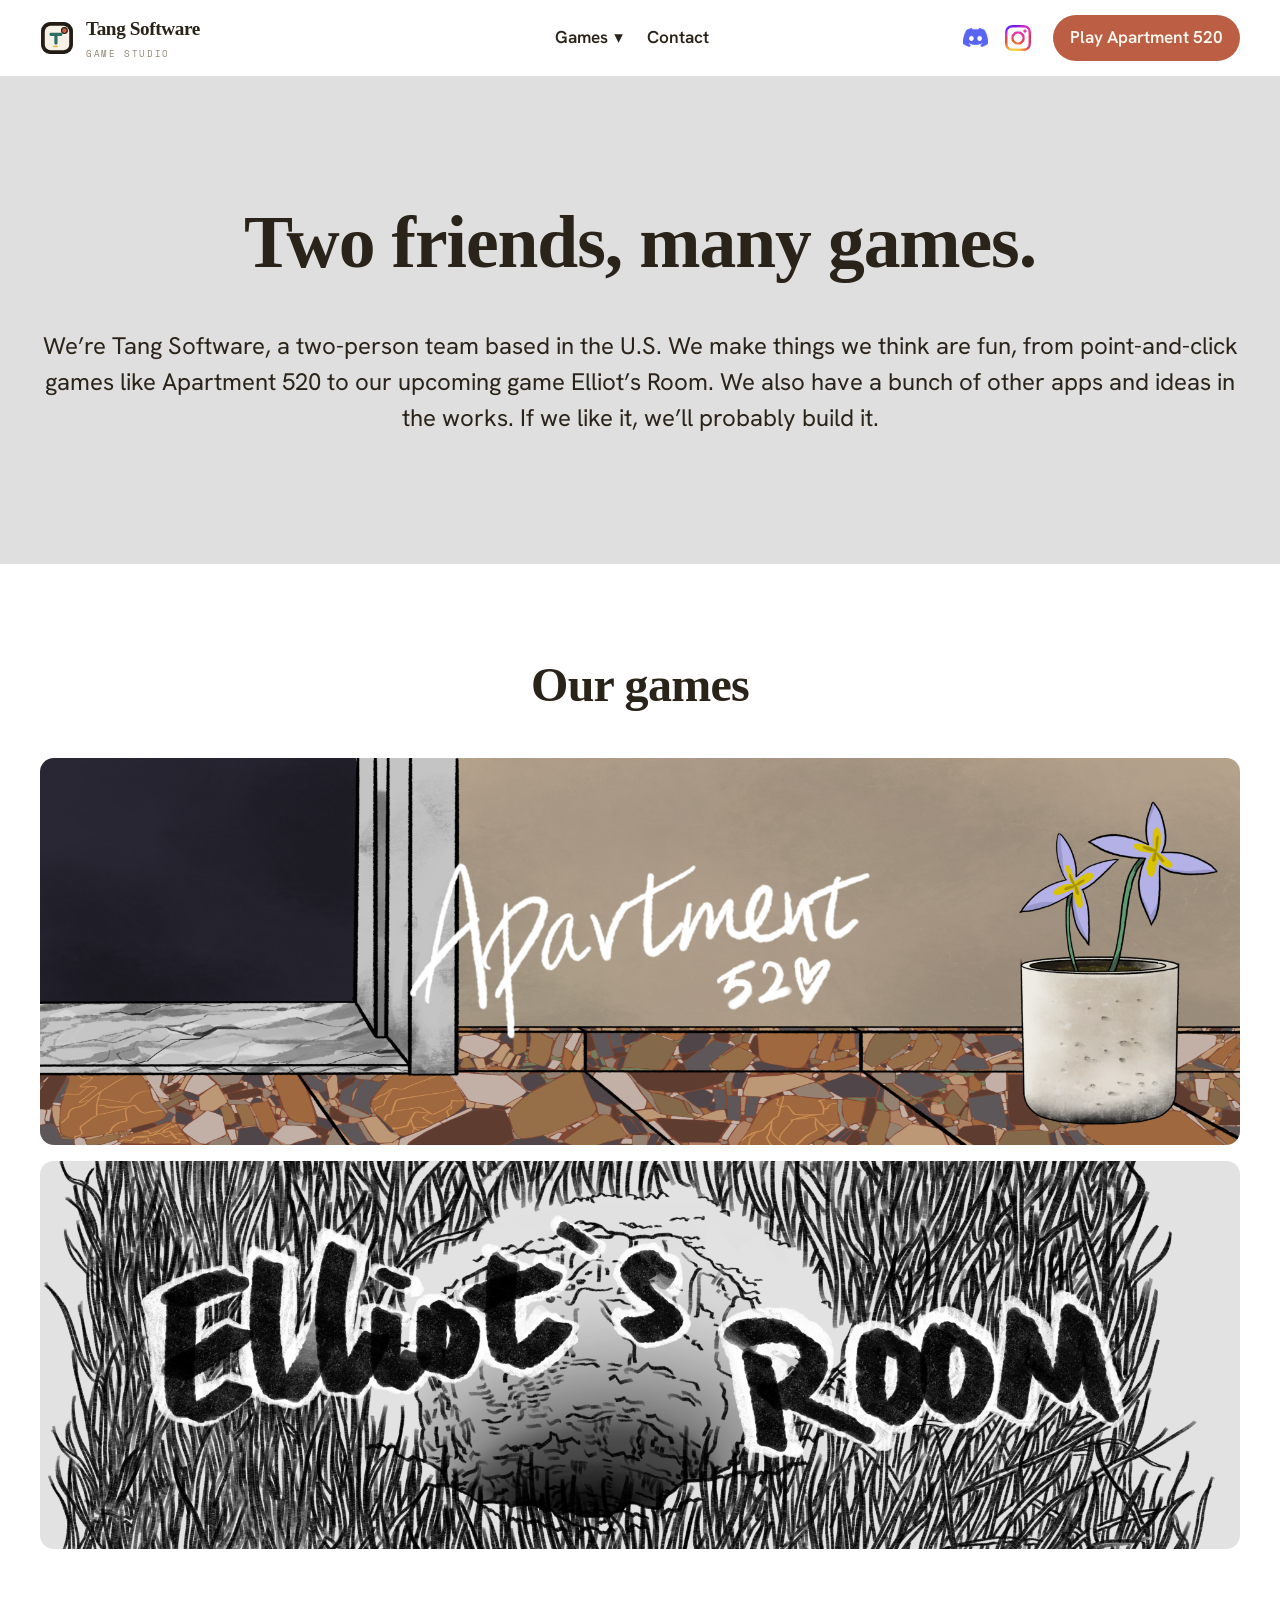
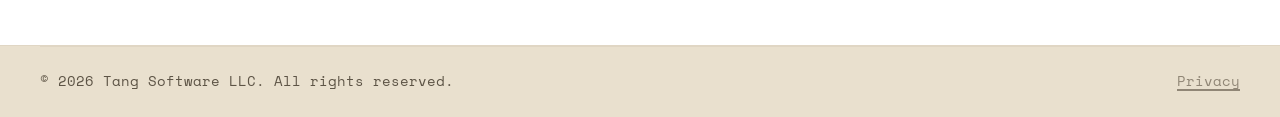
<file: index.html>
<!DOCTYPE html>
<html lang="en">
<head>
  <meta charset="UTF-8" />
  <meta name="viewport" content="width=device-width, initial-scale=1" />
  <title>Tang Software LLC</title>
  <meta name="description" content="Tang Software LLC is an independent game studio. We make small, beautifully crafted mobile games — including Bubble Merge - Classic and the upcoming Apartment 520." />
  <link rel="canonical" href="https://www.tangsoftware.com/" />
  <link rel="icon" href="assets/favicon.svg" type="image/svg+xml" />
  <link rel="apple-touch-icon" href="assets/favicon.svg" />
  <meta name="theme-color" content="#f6f1e6" />

  <!-- Open Graph / social -->
  <meta property="og:type" content="website" />
  <meta property="og:site_name" content="Tang Software LLC" />
  <meta property="og:title" content="Tang Software LLC — Independent Game Studio" />
  <meta property="og:description" content="We make small, beautifully crafted mobile games. Meet Bubble Merge - Classic and the upcoming Apartment 520." />
  <meta property="og:image" content="assets/og-image.svg" />
  <meta property="og:url" content="https://www.tangsoftware.com/" />
  <meta name="twitter:card" content="summary_large_image" />

  <!-- Fonts -->
  <link rel="preconnect" href="https://fonts.googleapis.com" />
  <link rel="preconnect" href="https://fonts.gstatic.com" crossorigin />
  <link href="https://fonts.googleapis.com/css2?family=Fraunces:ital,opsz,wght@0,9..144,400..700;1,9..144,400..600&family=Hanken+Grotesk:wght@400;500;600;700;800&family=Space+Mono:wght@400;700&display=swap" rel="stylesheet" />

  <link rel="stylesheet" href="css/tokens.css" />
  <link rel="stylesheet" href="css/styles.css" />

  <!-- Structured data: Organization -->
  <script type="application/ld+json">
  {
    "@context": "https://schema.org",
    "@type": "Organization",
    "name": "Tang Software LLC",
    "url": "https://www.tangsoftware.com/",
    "logo": "https://www.tangsoftware.com/assets/logo.svg",
    "email": "support@tangsoftware.net",
    "description": "Independent game studio making small, beautifully crafted mobile games.",
    "makesOffer": [
      { "@type": "Offer", "itemOffered": { "@type": "SoftwareApplication", "name": "Bubble Merge - Classic", "applicationCategory": "GameApplication", "operatingSystem": "iOS" } },
      { "@type": "Offer", "itemOffered": { "@type": "SoftwareApplication", "name": "Apartment 520", "applicationCategory": "GameApplication", "operatingSystem": "iOS" } }
    ]
  }
  </script>
</head>
<body>
  <!-- ============ HEADER ============ -->
  <header class="site-header">
    <div class="wrap nav">
      <div class="nav-left">
        <a class="brand" href="index.html" aria-label="Tang Software LLC — home">
          <img class="brand-mark" src="assets/logo.svg" alt="" width="34" height="34" />
          <span>Tang Software<small>Game Studio</small></span>
        </a>
      </div>
      <div class="nav-center">
        <nav class="nav-panel" id="nav-panel" aria-label="Primary">
          <ul class="nav-menu">
            <li class="nav-dropdown">
              <button class="nav-dropdown-toggle" type="button" aria-expanded="false" aria-haspopup="true">
                Games <span aria-hidden="true">▾</span>
              </button>
              <ul class="nav-dropdown-menu">
                <li><a href="apartment-520.html">Apartment 520</a></li>
                <li><a href="elliots-room.html">Elliot's room</a></li>
              </ul>
            </li>
            <li><a href="contact.html">Contact</a></li>
            <li class="nav-mobile-socials">
              <a class="nav-mobile-social-link" href="https://discord.gg/z9fdbbHuCH" target="_blank" rel="noopener noreferrer" aria-label="Discord">
                <img src="assets/social/Discord-Symbol-Blurple.png" alt="Discord" width="20" height="20" />
              </a>
              <a class="nav-mobile-social-link" href="https://www.instagram.com/project.bluet" target="_blank" rel="noopener noreferrer" aria-label="Instagram">
                <img src="assets/social/Instagram_Glyph_Gradient.png" alt="Instagram" width="20" height="20" />
              </a>
            </li>
            <li><a class="nav-cta" href="apartment-520.html">Play Apartment 520</a></li>
          </ul>
        </nav>
      </div>
      <div class="nav-right">
        <div class="nav-socials" aria-label="Social media">
          <a class="nav-social-link" href="https://discord.gg/z9fdbbHuCH" target="_blank" rel="noopener noreferrer" aria-label="Discord">
            <img src="assets/social/Discord-Symbol-Blurple.png" alt="Discord" width="20" height="20" />
          </a>
          <a class="nav-social-link" href="https://www.instagram.com/project.bluet" target="_blank" rel="noopener noreferrer" aria-label="Instagram">
            <img src="assets/social/Instagram_Glyph_Gradient.png" alt="Instagram" width="20" height="20" />
          </a>
        </div>
        <a class="nav-cta" href="apartment-520.html">Play Apartment 520</a>
      </div>
      <button class="nav-toggle" aria-expanded="false" aria-controls="nav-panel" aria-label="Toggle navigation menu">
        <span></span><span></span><span></span>
      </button>
    </div>
  </header>

  <main id="main">

    <!-- ============ HERO ============ -->
    <section class="hero home-hero">
      <div class="wrap hero-grid">
        <div class="stack reveal">
          <h1>Two friends, many games.</h1>
          <p class="lede">We’re Tang Software, a two-person team based in the U.S. We make things we think are fun, from point-and-click games like Apartment 520 to our upcoming game Elliot’s Room. We also have a bunch of other apps and ideas in the works. If we like it, we’ll probably build it.</p>
        </div>
      </div>
    </section>

    <!-- ============ GAMES LIST ============ -->
    <section class="home-games">
      <div class="wrap stack">
        <div class="center">
          <h2>Our games</h2>
        </div>
        <div class="stack game-list">
          <a class="game-link" href="apartment-520.html">
            <img class="float float--slow game-hero-img" src="assets/apartment520/home-hero.png" alt="Apartment 520 game."/>
          </a>
          <a class="game-link" href="elliots-room.html">
            <img class="float float--slow game-hero-img" src="assets/elliots-room/home-hero-2.png" alt="Elliot's room."/>
          </a>
        </div>
      </div>
    </section>
  </main>

  <!-- ============ FOOTER ============ -->
  <footer class="site-footer">
    <div class="wrap">
      <div class="footer-bar">
        <p>© 2026 Tang Software LLC. All rights reserved.</p>
        <a href="privacy.html">Privacy</a>
      </div>
    </div>
  </footer>

  <script src="js/main.js"></script>
</body>
</html>
</file>
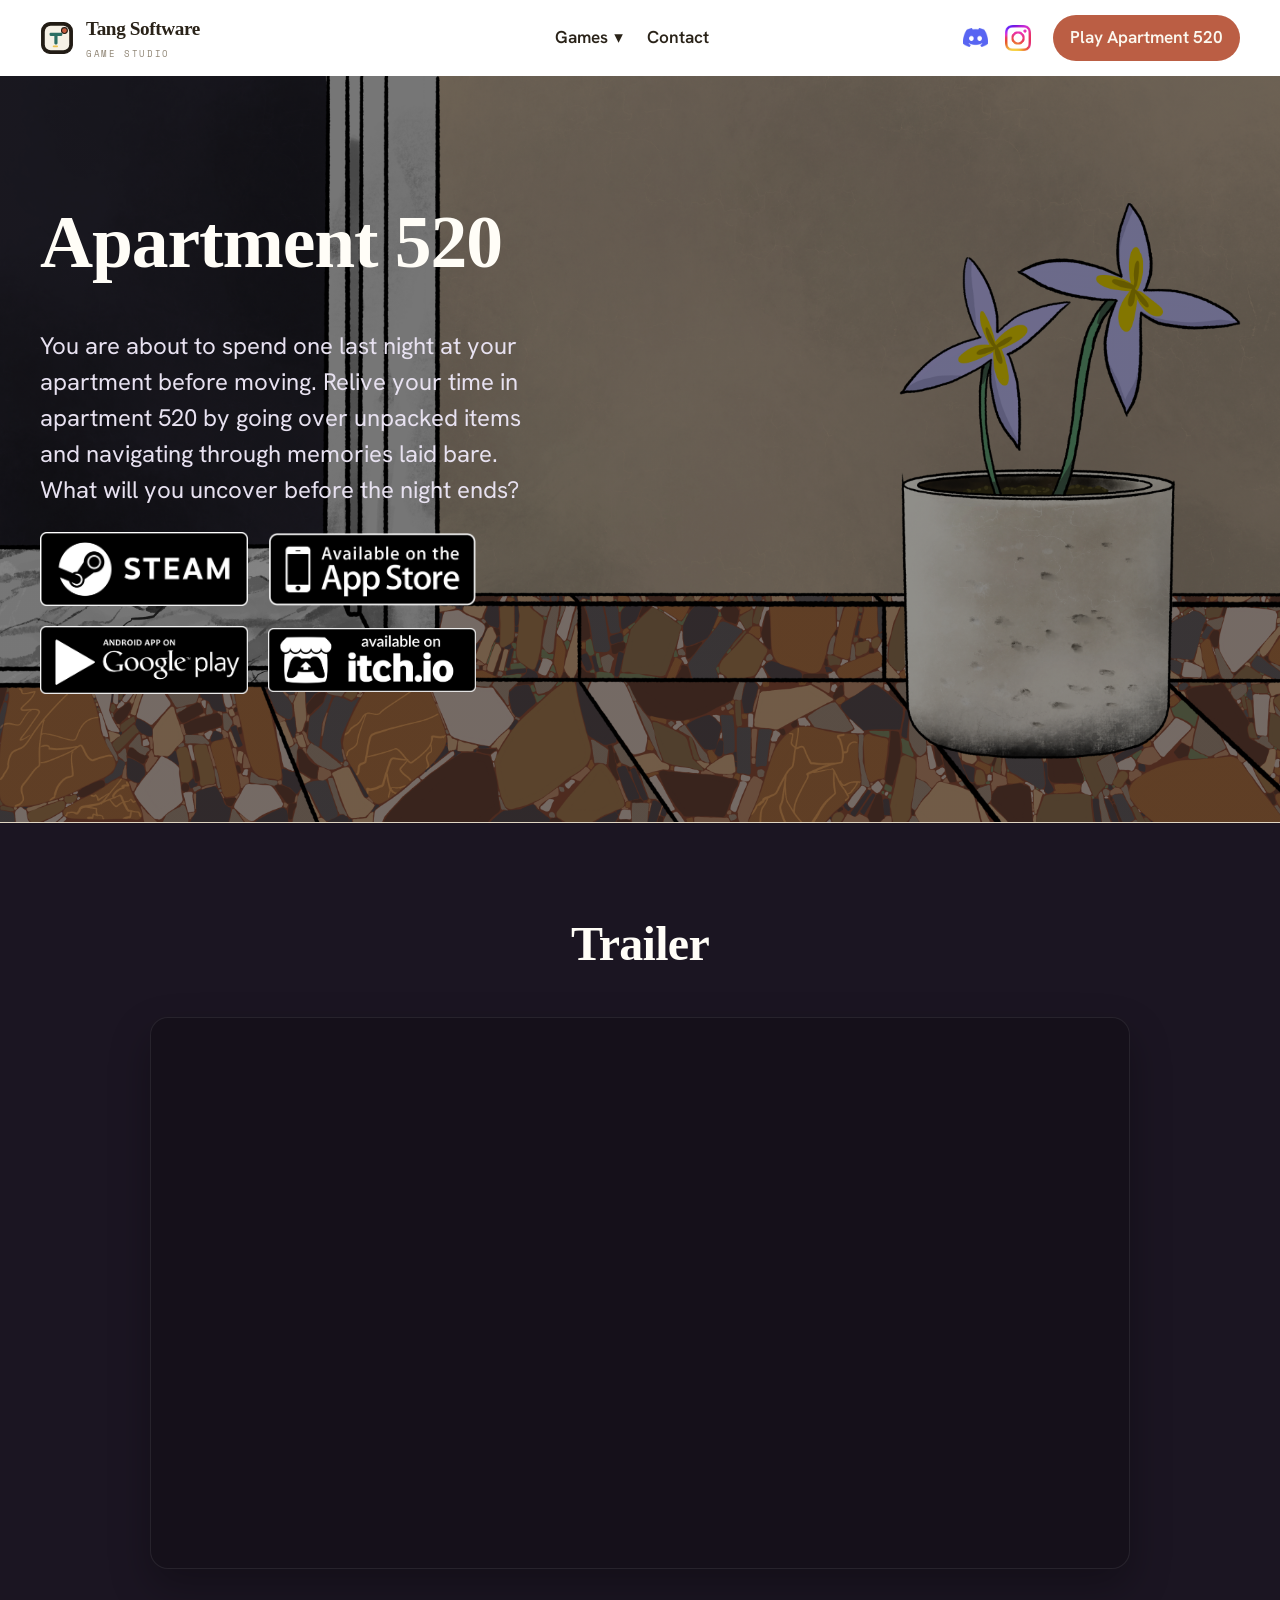
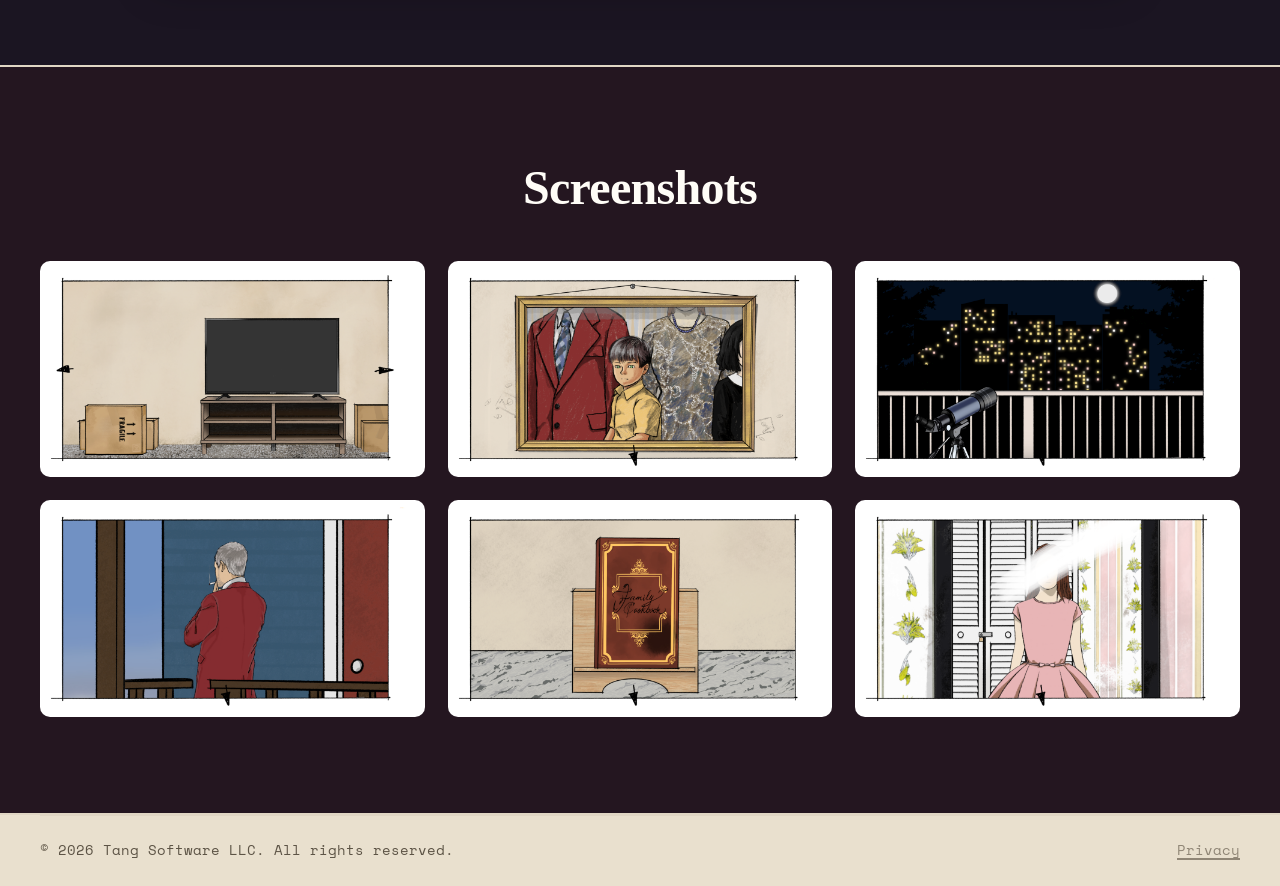
<file: apartment-520.html>
<!DOCTYPE html>
<html lang="en">
<head>
  <meta charset="UTF-8" />
  <meta name="viewport" content="width=device-width, initial-scale=1" />
  <title>Apartment 520 | Tang Software LLC</title>
  <meta name="description" content="Apartment 520 is a short, atmospheric mystery game launching soon from Tang Software LLC. Examine clues, make choices, and uncover what happened in unit 520." />
  <link rel="canonical" href="https://www.tangsoftware.com/apartment-520.html" />
  <link rel="icon" href="assets/favicon.svg" type="image/svg+xml" />
  <link rel="apple-touch-icon" href="assets/favicon.svg" />
  <meta name="theme-color" content="#221c2e" />
  <meta property="og:type" content="website" />
  <meta property="og:site_name" content="Tang Software LLC" />
  <meta property="og:title" content="Apartment 520 — an atmospheric mystery" />
  <meta property="og:description" content="A short, atmospheric mystery launching soon. Examine clues, make choices, find the truth in unit 520." />
  <meta property="og:image" content="assets/og-image.svg" />
  <meta property="og:url" content="https://www.tangsoftware.com/apartment-520.html" />
  <meta name="twitter:card" content="summary_large_image" />
  <link rel="preconnect" href="https://fonts.googleapis.com" />
  <link rel="preconnect" href="https://fonts.gstatic.com" crossorigin />
  <link href="https://fonts.googleapis.com/css2?family=Fraunces:ital,opsz,wght@0,9..144,400..700;1,9..144,400..600&family=Hanken+Grotesk:wght@400;500;600;700;800&family=Space+Mono:wght@400;700&display=swap" rel="stylesheet" />
  <link rel="stylesheet" href="css/tokens.css" />
  <link rel="stylesheet" href="css/styles.css" />
  <script type="application/ld+json">
  {
    "@context": "https://schema.org",
    "@type": "SoftwareApplication",
    "name": "Apartment 520",
    "applicationCategory": "GameApplication",
    "operatingSystem": "iOS 15.0 or later",
    "author": { "@type": "Organization", "name": "Tang Software LLC" },
    "description": "A short, atmospheric narrative mystery game. Examine clues, make choices, and uncover what happened in apartment 520."
  }
  </script>
</head>
<body>
  <a class="skip-link" href="#main">Skip to content</a>

  <header class="site-header">
    <div class="wrap nav">
      <div class="nav-left">
        <a class="brand" href="index.html" aria-label="Tang Software LLC — home">
          <img class="brand-mark" src="assets/logo.svg" alt="" width="34" height="34" />
          <span>Tang Software<small>Game Studio</small></span>
        </a>
      </div>
      <div class="nav-center">
        <nav class="nav-panel" id="nav-panel" aria-label="Primary">
          <ul class="nav-menu">
            <li class="nav-dropdown">
              <button class="nav-dropdown-toggle" type="button" aria-expanded="false" aria-haspopup="true">
                Games <span aria-hidden="true">▾</span>
              </button>
              <ul class="nav-dropdown-menu">
                <li><a href="apartment-520.html" aria-current="page">Apartment 520</a></li>
                <li><a href="elliots-room.html">Elliot's room</a></li>
              </ul>
            </li>
            <li><a href="contact.html">Contact</a></li>
            <li class="nav-mobile-socials">
              <a class="nav-mobile-social-link" href="https://discord.gg/z9fdbbHuCH" target="_blank" rel="noopener noreferrer" aria-label="Discord">
                <img src="assets/social/Discord-Symbol-Blurple.png" alt="Discord" width="20" height="20" />
              </a>
              <a class="nav-mobile-social-link" href="https://www.instagram.com/project.bluet" target="_blank" rel="noopener noreferrer" aria-label="Instagram">
                <img src="assets/social/Instagram_Glyph_Gradient.png" alt="Instagram" width="20" height="20" />
              </a>
            </li>
            <li><a class="nav-cta" href="apartment-520.html">Play Apartment 520</a></li>
          </ul>
        </nav>
      </div>
      <div class="nav-right">
        <div class="nav-socials" aria-label="Social media">
          <a class="nav-social-link" href="https://discord.gg/z9fdbbHuCH" target="_blank" rel="noopener noreferrer" aria-label="Discord">
            <img src="assets/social/Discord-Symbol-Blurple.png" alt="Discord" width="20" height="20" />
          </a>
          <a class="nav-social-link" href="https://www.instagram.com/project.bluet" target="_blank" rel="noopener noreferrer" aria-label="Instagram">
            <img src="assets/social/Instagram_Glyph_Gradient.png" alt="Instagram" width="20" height="20" />
          </a>
        </div>
        <a class="nav-cta" href="apartment-520.html">Play Apartment 520</a>
      </div>
      <button class="nav-toggle" aria-expanded="false" aria-controls="nav-panel" aria-label="Toggle navigation menu">
        <span></span><span></span><span></span>
      </button>
    </div>
  </header>

  <main id="main">

    <!-- HERO -->
    <section class="hero" style="background-image:linear-gradient(rgba(0,0,0,0.4), rgba(0,0,0,0.4)), url('assets/apartment520/apt-520-bg.png');background-size:cover;background-position:center;background-repeat:no-repeat;border-bottom:1px solid var(--line-soft);color:#f6f1e6;">
      <div class="wrap hero-grid">
        <div class="stack reveal">
          <h1 style="color:#fffdf7;">Apartment 520</h1>
          <p class="lede" style="color:#e7e1f0;">You are about to spend one last night at your apartment before moving. Relive your time in apartment 520 by going over unpacked items and navigating through memories laid bare. What will you uncover before the night ends?</p>

          <div class="play-platforms hero-platforms reveal" aria-label="Play on supported platforms">
            <a class="play-platform" href="https://store.steampowered.com/app/5193200/Apartment_520/" target="_blank" rel="noreferrer" aria-label="Play on Steam">
              <img src="assets/play-here/steam.png" alt="Steam logo"/>
            </a>

            <a class="play-platform" href="https://apps.apple.com/us/app/apartment-520/id6790607716" target="_blank" rel="noreferrer" aria-label="Play on the App Store">
              <img src="assets/play-here/app-store.png" alt="App Store logo"/>
            </a>

            <a class="play-platform" href="https://play.google.com/store/apps/details?id=net.tangsoftware.apartment520" target="_blank" rel="noreferrer" aria-label="Play on Google Play">
              <img src="assets/play-here/google-play.png" alt="Google Play logo"/>
            </a>

            <a class="play-platform" href="https://tangsoftware.itch.io/apartment520" target="_blank" rel="noreferrer" aria-label="Play on itch.io">
              <img src="assets/play-here/itchio.png" alt="itch.io logo"/>
            </a>
          </div>
        </div>
      </div>
    </section>

    <!-- TRAILER -->
    <section id="trailer" style="background:#1b1522;border-bottom:1px solid var(--line-soft);">
      <div class="wrap">
        <div class="section-head center reveal">
          <h2 style="color:#fffdf7;">Trailer</h2>
        </div>

        <div class="trailer-embed reveal">
          <iframe
            src="https://www.youtube.com/embed/EpC4OP0tlqM?rel=0"
            title="Apartment 520 trailer"
            loading="lazy"
            allow="accelerometer; autoplay; clipboard-write; encrypted-media; gyroscope; picture-in-picture; web-share"
            referrerpolicy="strict-origin-when-cross-origin"
            allowfullscreen>
          </iframe>
        </div>
      </div>
    </section>

    <!-- SCREENSHOTS -->
    <section id="screenshots" style="background:#241620;border-block:1px solid var(--line-soft);">
      <div class="wrap">
        <div class="section-head center reveal">
          <h2 style="color:#fffdf7;">Screenshots</h2>
        </div>
        <div class="shots reveal">
          <div class="shot"><img src="assets/apartment520/screenshots/apt520-01.png" alt="The front door of apartment 520 at night, with a line of dialogue." /></div>
          <div class="shot"><img src="assets/apartment520/screenshots/apt520-02.png" alt="Inspecting a letter through a magnifier, with a clue circled in red." /></div>
          <div class="shot"><img src="assets/apartment520/screenshots/apt520-03.png" alt="A branching choice screen titled A Choice, with three dialogue options." /></div>
          <div class="shot"><img src="assets/apartment520/screenshots/apt520-04.png" alt="The front door of apartment 520 at night, with a line of dialogue." /></div>
          <div class="shot"><img src="assets/apartment520/screenshots/apt520-05.png" alt="Inspecting a letter through a magnifier, with a clue circled in red." /></div>
          <div class="shot"><img src="assets/apartment520/screenshots/apt520-06.png" alt="A branching choice screen titled A Choice, with three dialogue options." /></div>
        </div>
      </div>
    </section>
  </main>

  <!-- ============ FOOTER ============ -->
  <footer class="site-footer">
    <div class="wrap">
      <div class="footer-bar">
        <p>© 2026 Tang Software LLC. All rights reserved.</p>
        <a href="privacy.html">Privacy</a>
      </div>
    </div>
  </footer>

  <script src="js/main.js"></script>
</body>
</html>
</file>
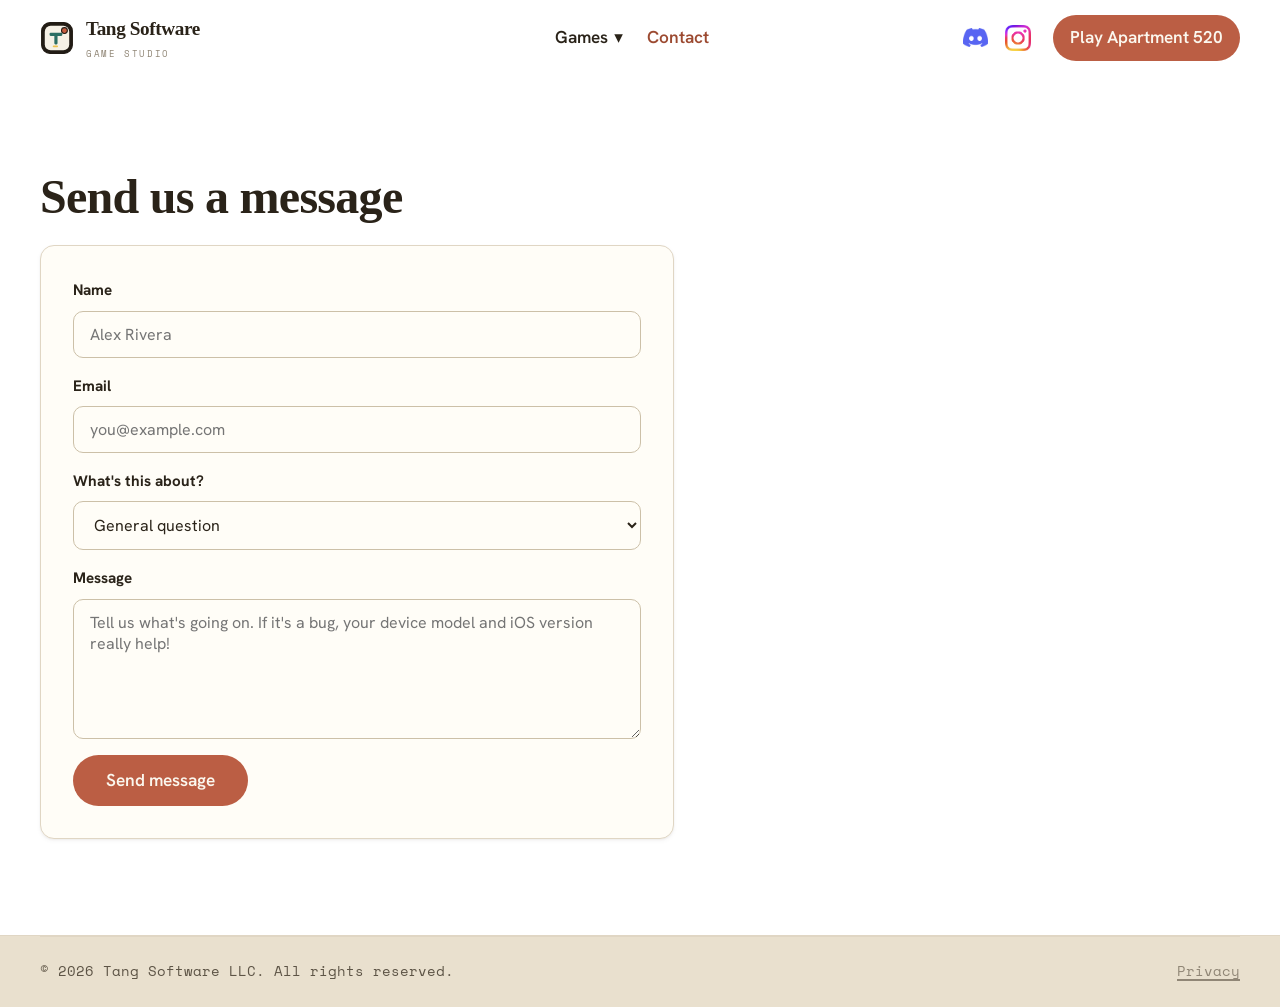
<file: contact.html>
<!DOCTYPE html>
<html lang="en">
<head>
  <meta charset="UTF-8" />
  <meta name="viewport" content="width=device-width, initial-scale=1" />
  <title>Contact | Tang Software LLC</title>
  <meta name="description" content="Get in touch with Tang Software LLC. Email support@tangsoftware.net for support, press, or business — or use our contact form. A real human replies." />
  <link rel="canonical" href="https://www.tangsoftware.com/contact.html" />
  <link rel="icon" href="assets/favicon.svg" type="image/svg+xml" />
  <link rel="apple-touch-icon" href="assets/favicon.svg" />
  <meta name="theme-color" content="#f6f1e6" />
  <meta property="og:type" content="website" />
  <meta property="og:site_name" content="Tang Software LLC" />
  <meta property="og:title" content="Contact — Tang Software LLC" />
  <meta property="og:description" content="Email us at support@tangsoftware.net or use the contact form. A real human replies." />
  <meta property="og:image" content="assets/og-image.svg" />
  <meta property="og:url" content="https://www.tangsoftware.com/contact.html" />
  <meta name="twitter:card" content="summary_large_image" />
  <link rel="preconnect" href="https://fonts.googleapis.com" />
  <link rel="preconnect" href="https://fonts.gstatic.com" crossorigin />
  <link href="https://fonts.googleapis.com/css2?family=Fraunces:ital,opsz,wght@0,9..144,400..700;1,9..144,400..600&family=Hanken+Grotesk:wght@400;500;600;700;800&family=Space+Mono:wght@400;700&display=swap" rel="stylesheet" />
  <link rel="stylesheet" href="css/tokens.css" />
  <link rel="stylesheet" href="css/styles.css" />
  <script type="application/ld+json">
  {
    "@context": "https://schema.org",
    "@type": "Organization",
    "name": "Tang Software LLC",
    "url": "https://www.tangsoftware.com/",
    "email": "support@tangsoftware.net",
    "contactPoint": [{ "@type": "ContactPoint", "email": "support@tangsoftware.net", "contactType": "customer support", "availableLanguage": "English" }]
  }
  </script>
</head>
<body>
  <a class="skip-link" href="#main">Skip to content</a>

  <header class="site-header">
    <div class="wrap nav">
      <div class="nav-left">
        <a class="brand" href="index.html" aria-label="Tang Software LLC — home">
          <img class="brand-mark" src="assets/logo.svg" alt="" width="34" height="34" />
          <span>Tang Software<small>Game Studio</small></span>
        </a>
      </div>
      <div class="nav-center">
        <nav class="nav-panel" id="nav-panel" aria-label="Primary">
          <ul class="nav-menu">
            <li class="nav-dropdown">
              <button class="nav-dropdown-toggle" type="button" aria-expanded="false" aria-haspopup="true">
                Games <span aria-hidden="true">▾</span>
              </button>
              <ul class="nav-dropdown-menu">
                <li><a href="apartment-520.html">Apartment 520</a></li>
                <li><a href="elliots-room.html">Elliot's room</a></li>
              </ul>
            </li>
            <li><a href="contact.html" aria-current="page">Contact</a></li>
            <li class="nav-mobile-socials">
              <a class="nav-mobile-social-link" href="https://discord.gg/z9fdbbHuCH" target="_blank" rel="noopener noreferrer" aria-label="Discord">
                <img src="assets/social/Discord-Symbol-Blurple.png" alt="Discord" width="20" height="20" />
              </a>
              <a class="nav-mobile-social-link" href="https://www.instagram.com/project.bluet" target="_blank" rel="noopener noreferrer" aria-label="Instagram">
                <img src="assets/social/Instagram_Glyph_Gradient.png" alt="Instagram" width="20" height="20" />
              </a>
            </li>
            <li><a class="nav-cta" href="apartment-520.html">Play Apartment 520</a></li>
          </ul>
        </nav>
      </div>
      <div class="nav-right">
        <div class="nav-socials" aria-label="Social media">
          <a class="nav-social-link" href="https://discord.gg/z9fdbbHuCH" target="_blank" rel="noopener noreferrer" aria-label="Discord">
            <img src="assets/social/Discord-Symbol-Blurple.png" alt="Discord" width="20" height="20" />
          </a>
          <a class="nav-social-link" href="https://www.instagram.com/project.bluet" target="_blank" rel="noopener noreferrer" aria-label="Instagram">
            <img src="assets/social/Instagram_Glyph_Gradient.png" alt="Instagram" width="20" height="20" />
          </a>
        </div>
        <a class="nav-cta" href="apartment-520.html">Play Apartment 520</a>
      </div>
      <button class="nav-toggle" aria-expanded="false" aria-controls="nav-panel" aria-label="Toggle navigation menu">
        <span></span><span></span><span></span>
      </button>
    </div>
  </header>

  <main id="main">
    <section>
      <div class="wrap contact-grid">
        <!-- FORM -->
        <div class="reveal">
          <h2 style="margin-bottom:var(--space-lg);">Send us a message</h2>
          <form class="card" data-mailto="support@tangsoftware.net" data-subject="Website contact" novalidate>
            <div class="field">
              <label for="c-name">Name</label>
              <input type="text" id="c-name" name="name" autocomplete="name" required placeholder="Alex Rivera" />
            </div>
            <div class="field">
              <label for="c-email">Email</label>
              <input type="email" id="c-email" name="email" autocomplete="email" required placeholder="you@example.com" />
            </div>
            <div class="field">
              <label for="c-topic">What's this about?</label>
              <select id="c-topic" name="topic">
                <option>General question</option>
                <option>Apartment 520</option>
                <option>Elliot's room</option>
                <option>Bug report</option>
                <option>Press &amp; media</option>
                <option>Business &amp; partnerships</option>
                <option>Privacy / data request</option>
              </select>
            </div>
            <div class="field">
              <label for="c-message">Message</label>
              <textarea id="c-message" name="message" required placeholder="Tell us what's going on. If it's a bug, your device model and iOS version really help!"></textarea>
            </div>
            <button class="btn btn--lg" type="submit">Send message</button>
            <p class="form-note" data-form-status hidden role="status"></p>
          </form>
        </div>
      </div>
    </section>
  </main>

  <!-- ============ FOOTER ============ -->
  <footer class="site-footer">
    <div class="wrap">
      <div class="footer-bar">
        <p>© 2026 Tang Software LLC. All rights reserved.</p>
        <a href="privacy.html">Privacy</a>
      </div>
    </div>
  </footer>

  <script src="js/main.js"></script>
</body>
</html>
</file>
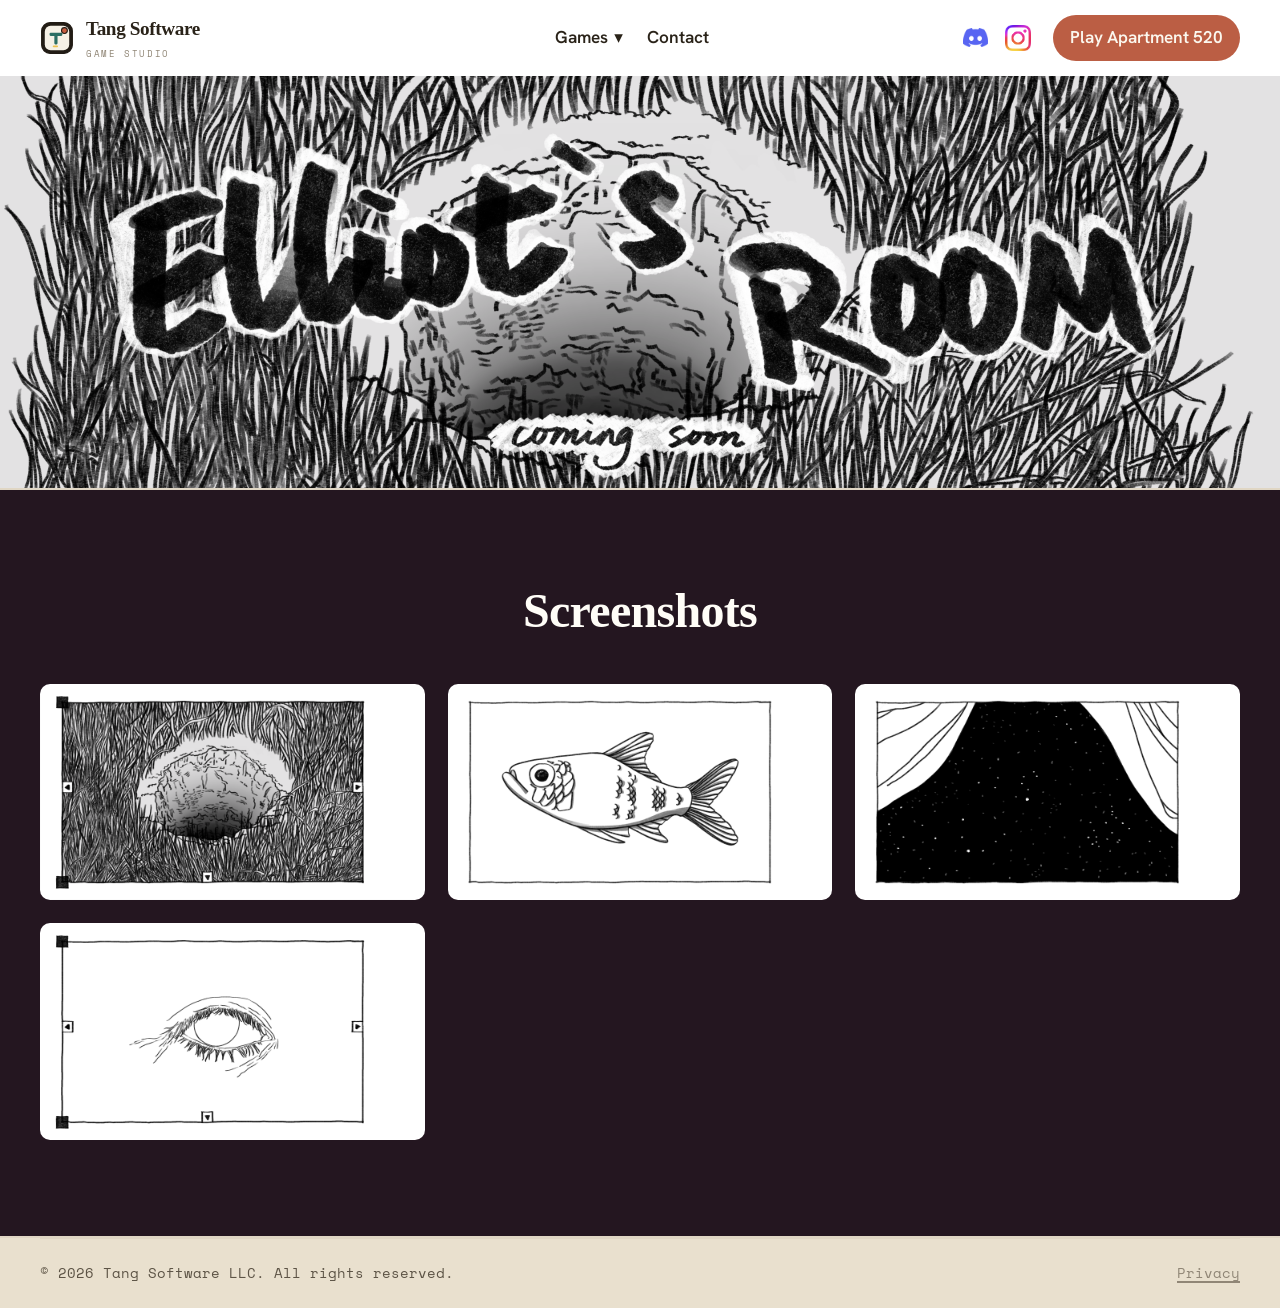
<file: elliots-room.html>
<!DOCTYPE html>
<html lang="en">
<head>
  <meta charset="UTF-8" />
  <meta name="viewport" content="width=device-width, initial-scale=1" />
  <title>Elliot's room | Tang Software LLC</title>
  <meta name="description" content="Apartment 520 is a short, atmospheric mystery game launching soon from Tang Software LLC. Examine clues, make choices, and uncover what happened in unit 520." />
  <link rel="canonical" href="https://www.tangsoftware.com/apartment-520.html" />
  <link rel="icon" href="assets/favicon.svg" type="image/svg+xml" />
  <link rel="apple-touch-icon" href="assets/favicon.svg" />
  <meta name="theme-color" content="#221c2e" />
  <meta property="og:type" content="website" />
  <meta property="og:site_name" content="Tang Software LLC" />
  <meta property="og:title" content="Apartment 520 — an atmospheric mystery" />
  <meta property="og:description" content="A short, atmospheric mystery launching soon. Examine clues, make choices, find the truth in unit 520." />
  <meta property="og:image" content="assets/og-image.svg" />
  <meta property="og:url" content="https://www.tangsoftware.com/apartment-520.html" />
  <meta name="twitter:card" content="summary_large_image" />
  <link rel="preconnect" href="https://fonts.googleapis.com" />
  <link rel="preconnect" href="https://fonts.gstatic.com" crossorigin />
  <link href="https://fonts.googleapis.com/css2?family=Fraunces:ital,opsz,wght@0,9..144,400..700;1,9..144,400..600&family=Hanken+Grotesk:wght@400;500;600;700;800&family=Space+Mono:wght@400;700&display=swap" rel="stylesheet" />
  <link rel="stylesheet" href="css/tokens.css" />
  <link rel="stylesheet" href="css/styles.css" />
  <script type="application/ld+json">
  {
    "@context": "https://schema.org",
    "@type": "SoftwareApplication",
    "name": "Apartment 520",
    "applicationCategory": "GameApplication",
    "operatingSystem": "iOS 15.0 or later",
    "author": { "@type": "Organization", "name": "Tang Software LLC" },
    "description": "A short, atmospheric narrative mystery game. Examine clues, make choices, and uncover what happened in apartment 520."
  }
  </script>
</head>
<body>
  <a class="skip-link" href="#main">Skip to content</a>

  <header class="site-header">
    <div class="wrap nav">
      <div class="nav-left">
        <a class="brand" href="index.html" aria-label="Tang Software LLC — home">
          <img class="brand-mark" src="assets/logo.svg" alt="" width="34" height="34" />
          <span>Tang Software<small>Game Studio</small></span>
        </a>
      </div>
      <div class="nav-center">
        <nav class="nav-panel" id="nav-panel" aria-label="Primary">
          <ul class="nav-menu">
            <li class="nav-dropdown">
              <button class="nav-dropdown-toggle" type="button" aria-expanded="false" aria-haspopup="true">
                Games <span aria-hidden="true">▾</span>
              </button>
              <ul class="nav-dropdown-menu">
                <li><a href="apartment-520.html">Apartment 520</a></li>
                <li><a href="elliots-room.html" aria-current="page">Elliot's room</a></li>
              </ul>
            </li>
            <li><a href="contact.html">Contact</a></li>
            <li class="nav-mobile-socials">
              <a class="nav-mobile-social-link" href="https://discord.gg/z9fdbbHuCH" target="_blank" rel="noopener noreferrer" aria-label="Discord">
                <img src="assets/social/Discord-Symbol-Blurple.png" alt="Discord" width="20" height="20" />
              </a>
              <a class="nav-mobile-social-link" href="https://www.instagram.com/project.bluet" target="_blank" rel="noopener noreferrer" aria-label="Instagram">
                <img src="assets/social/Instagram_Glyph_Gradient.png" alt="Instagram" width="20" height="20" />
              </a>
            </li>
            <li><a class="nav-cta" href="apartment-520.html">Play Apartment 520</a></li>
          </ul>
        </nav>
      </div>
      <div class="nav-right">
        <div class="nav-socials" aria-label="Social media">
          <a class="nav-social-link" href="https://discord.gg/z9fdbbHuCH" target="_blank" rel="noopener noreferrer" aria-label="Discord">
            <img src="assets/social/Discord-Symbol-Blurple.png" alt="Discord" width="20" height="20" />
          </a>
          <a class="nav-social-link" href="https://www.instagram.com/project.bluet" target="_blank" rel="noopener noreferrer" aria-label="Instagram">
            <img src="assets/social/Instagram_Glyph_Gradient.png" alt="Instagram" width="20" height="20" />
          </a>
        </div>
        <a class="nav-cta" href="apartment-520.html">Play Apartment 520</a>
      </div>
      <button class="nav-toggle" aria-expanded="false" aria-controls="nav-panel" aria-label="Toggle navigation menu">
        <span></span><span></span><span></span>
      </button>
    </div>
  </header>

  <main id="main">

    <!-- HERO -->
    <section class="hero elliots-room-hero" aria-label="Elliot's room hero">
    </section>

    <!-- SCREENSHOTS -->
    <section id="screenshots" style="background:#241620;border-block:1px solid var(--line-soft);">
      <div class="wrap">
        <div class="section-head center reveal">
          <h2 style="color:#fffdf7;">Screenshots</h2>
        </div>
        <div class="shots reveal">
          <div class="shot"><img src="assets/elliots-room/screenshots/er-1.png" alt="The front door of apartment 520 at night, with a line of dialogue." /></div>
          <div class="shot"><img src="assets/elliots-room/screenshots/er-2.png" alt="Inspecting a letter through a magnifier, with a clue circled in red." /></div>
          <div class="shot"><img src="assets/elliots-room/screenshots/er-3.png" alt="A branching choice screen titled A Choice, with three dialogue options." /></div>
          <div class="shot"><img src="assets/elliots-room/screenshots/er-4.png" alt="A close-up look at a room detail and a clue in the scene." /></div>
        </div>
      </div>
    </section>
  </main>

  <!-- ============ FOOTER ============ -->
  <footer class="site-footer">
    <div class="wrap">
      <div class="footer-bar">
        <p>© 2026 Tang Software LLC. All rights reserved.</p>
        <a href="privacy.html">Privacy</a>
      </div>
    </div>
  </footer>

  <script src="js/main.js"></script>
</body>
</html>
</file>
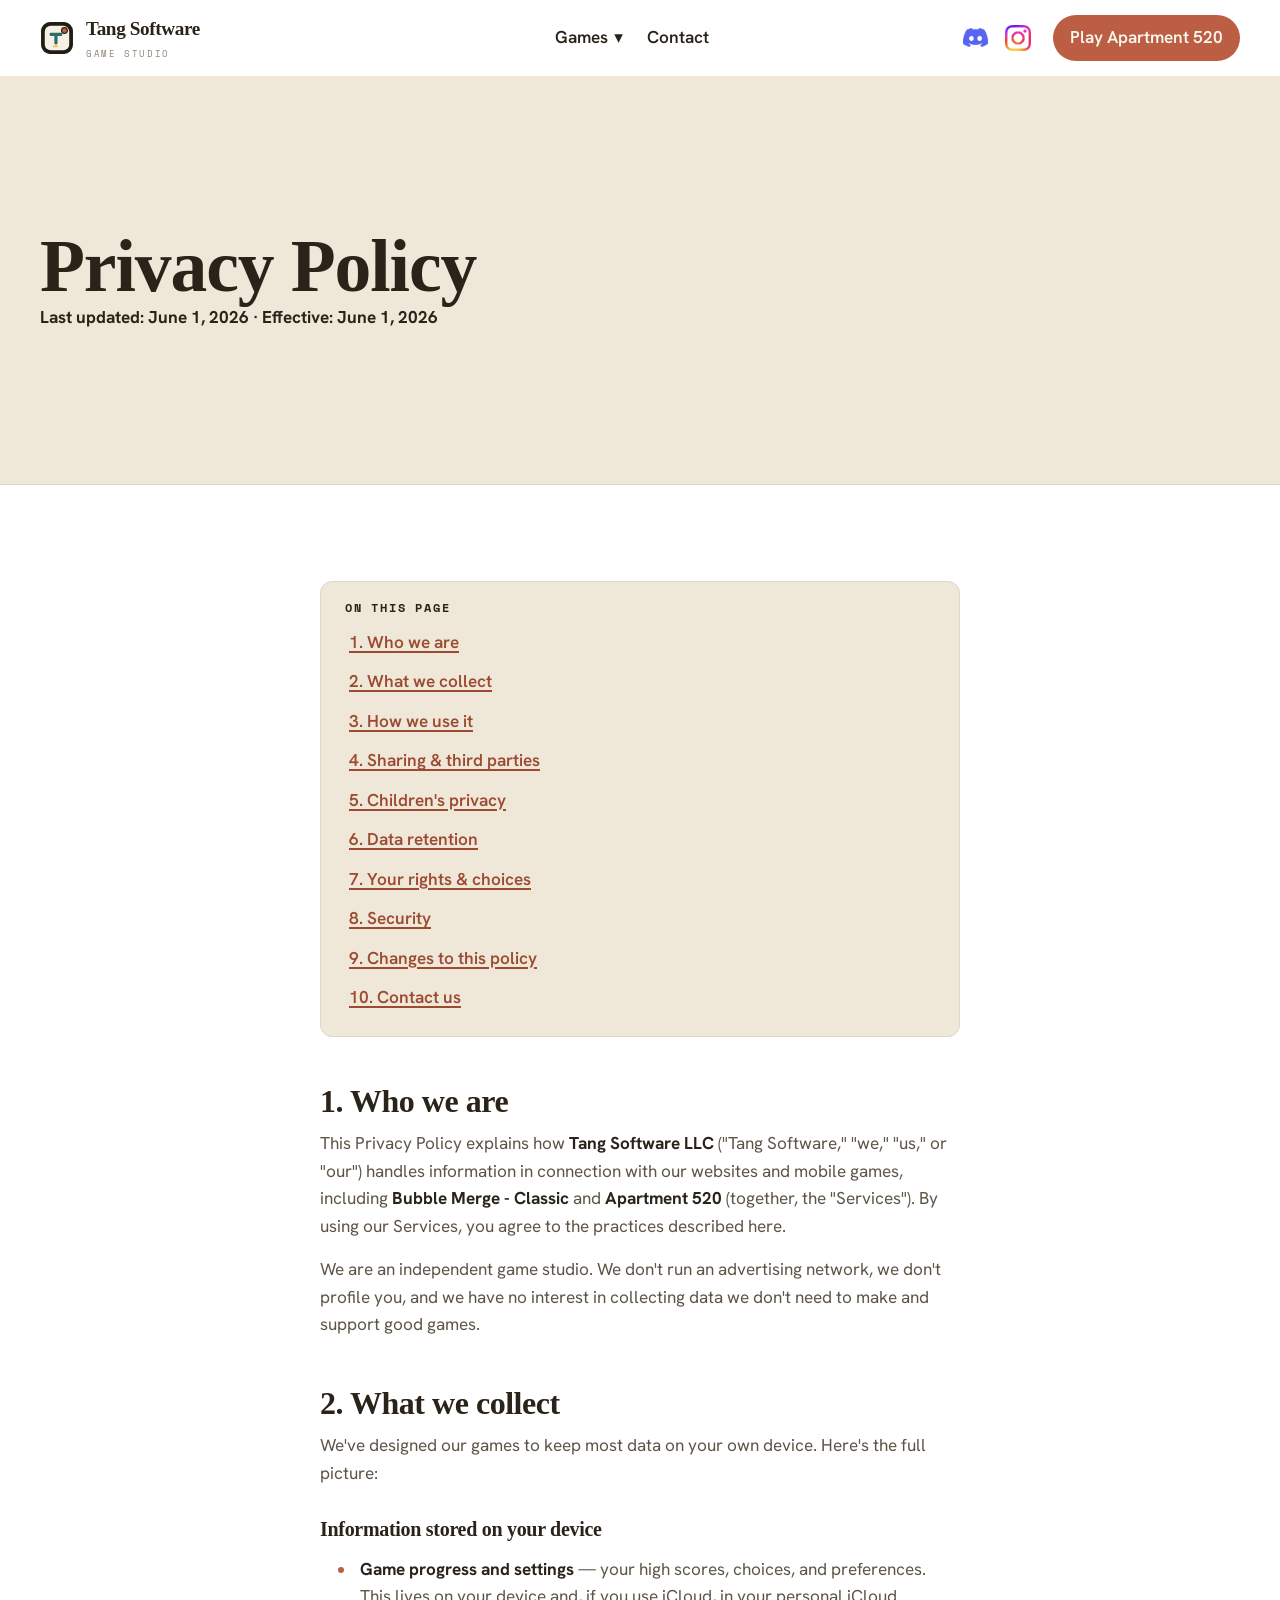
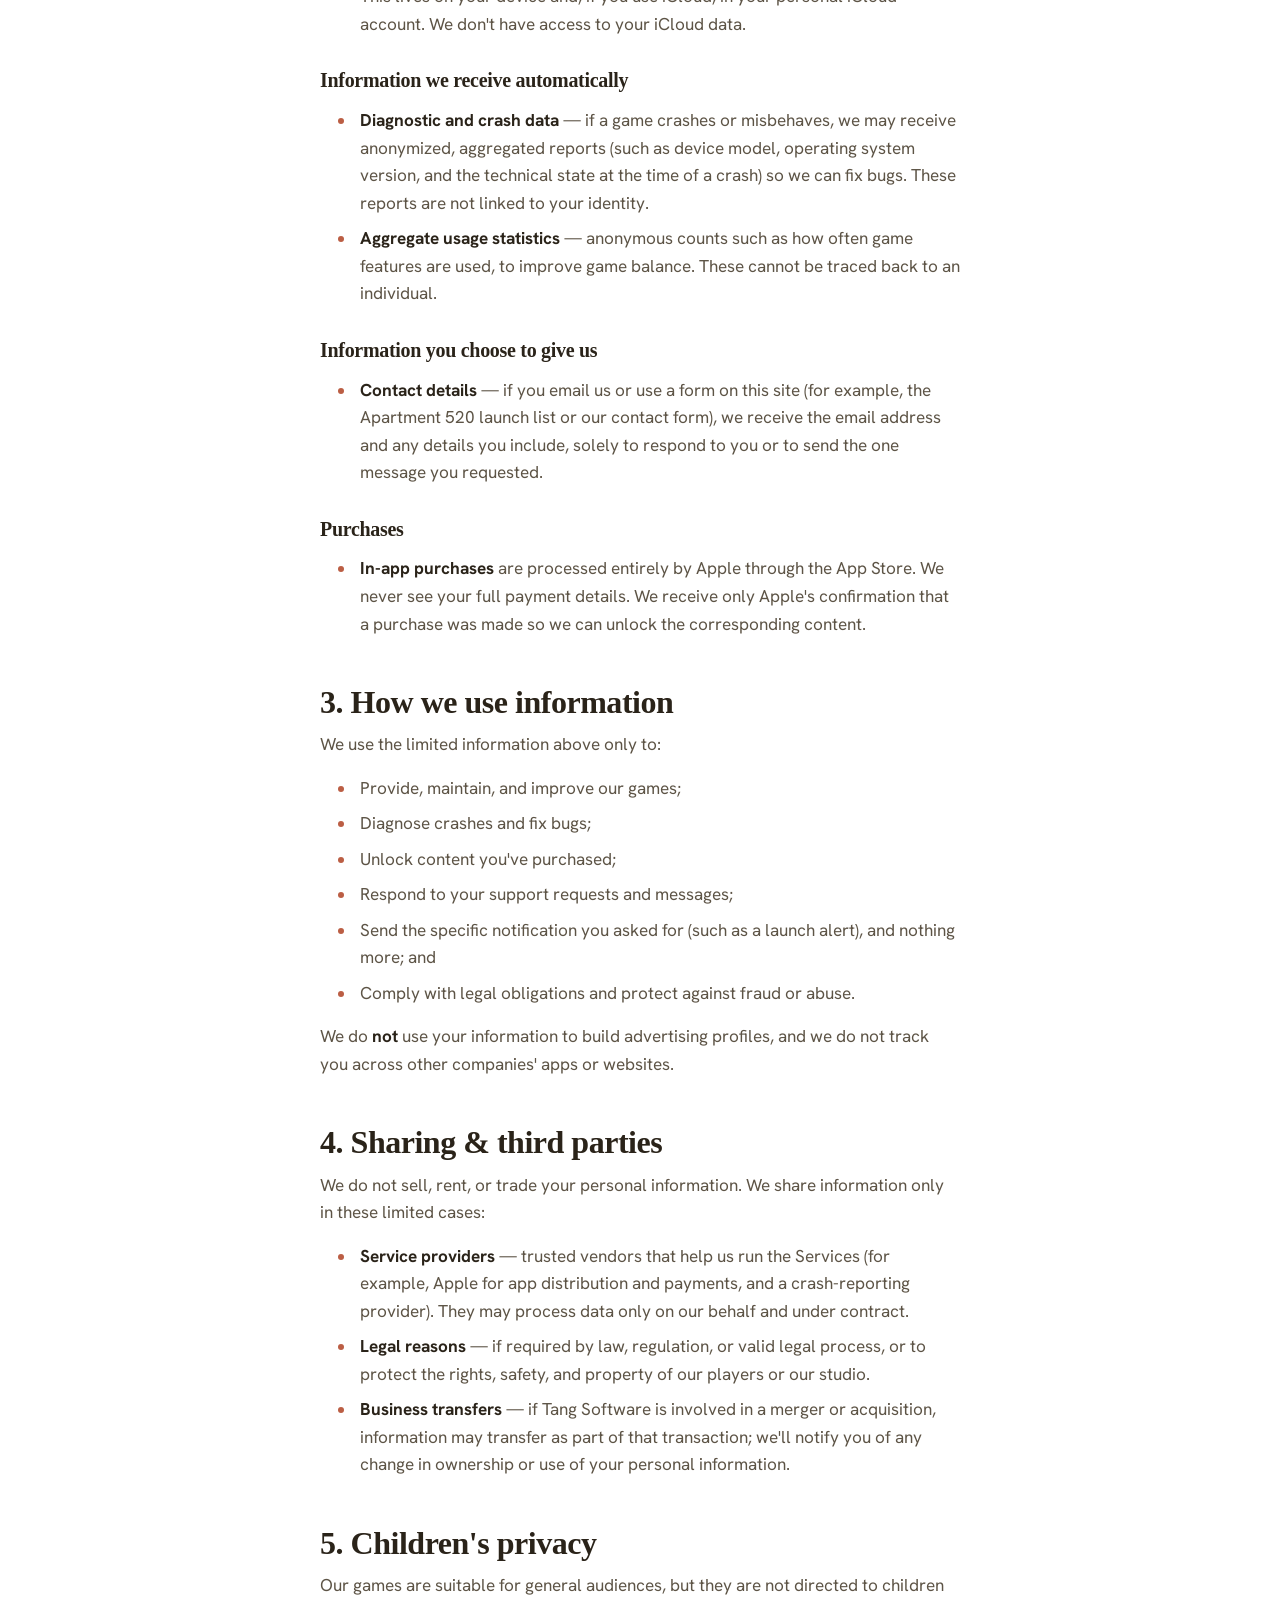
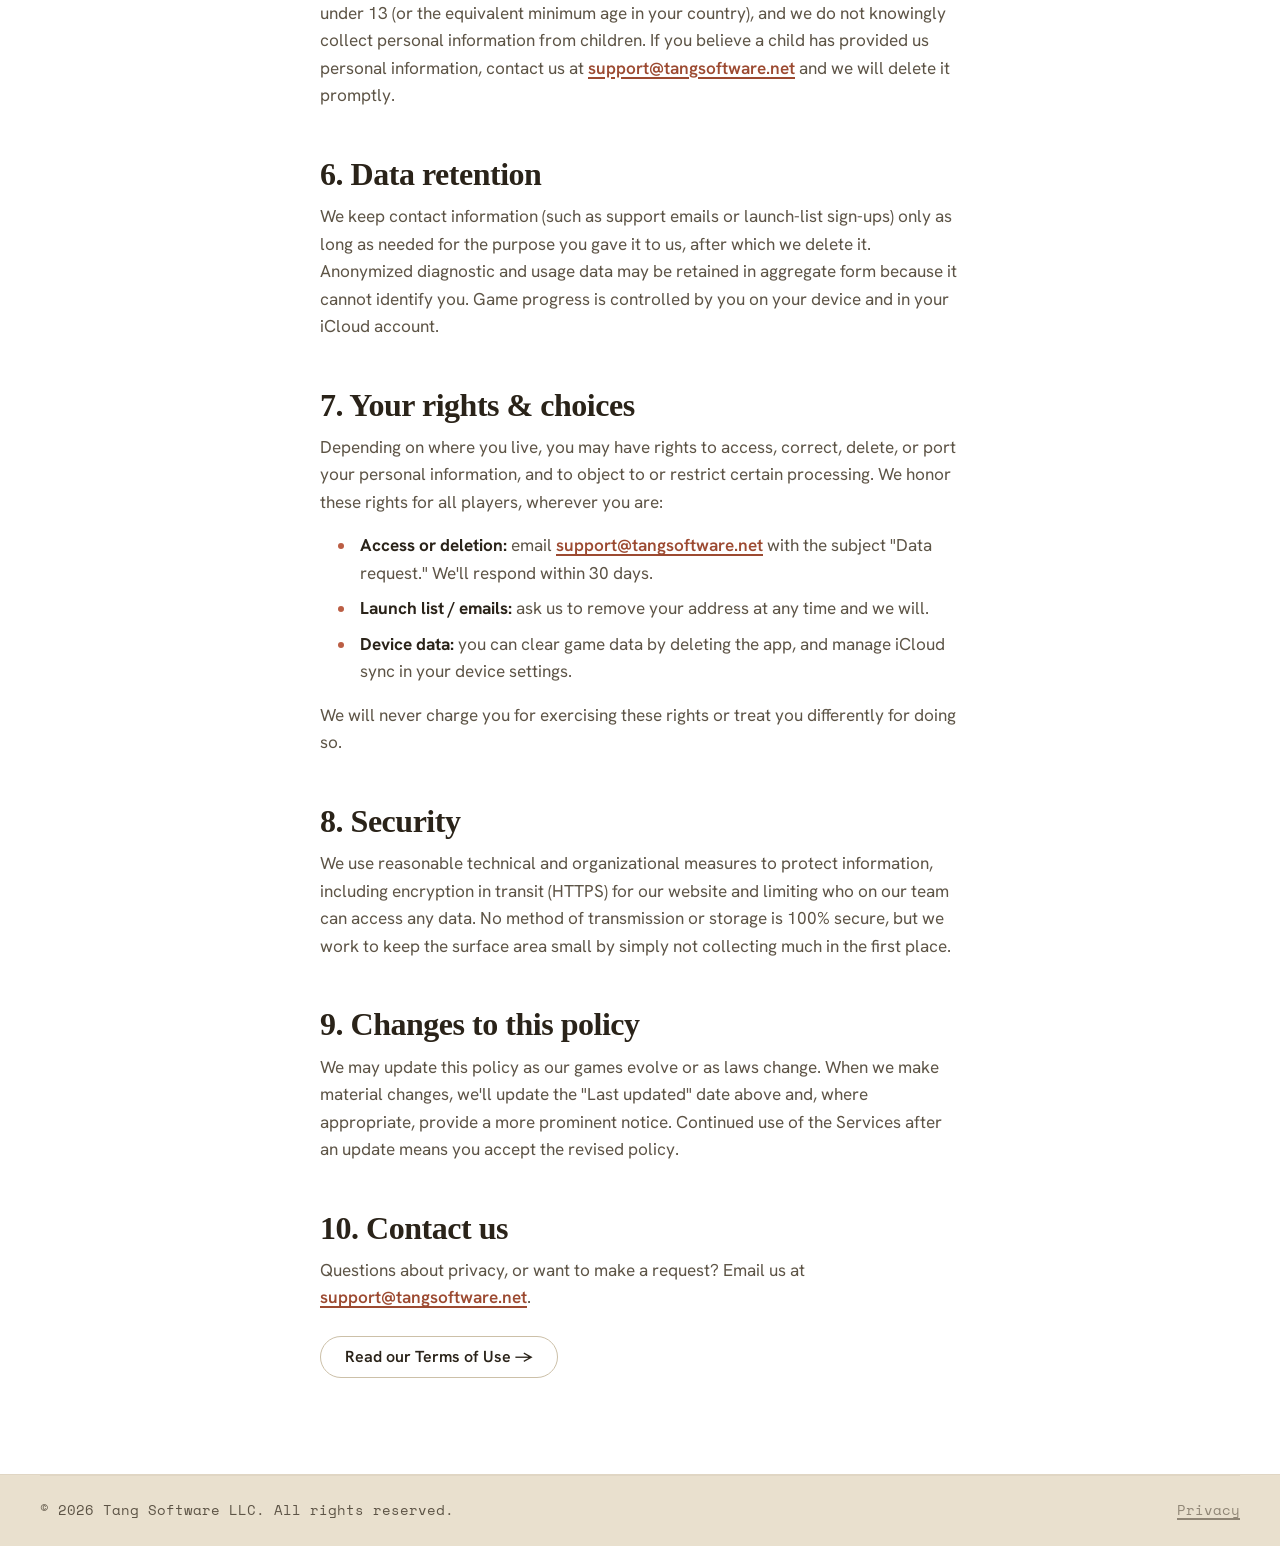
<file: privacy.html>
<!DOCTYPE html>
<html lang="en">
<head>
  <meta charset="UTF-8" />
  <meta name="viewport" content="width=device-width, initial-scale=1" />
  <title>Privacy Policy | Tang Software LLC</title>
  <meta name="description" content="The privacy policy for Tang Software LLC and its games, Bubble Merge - Classic and Apartment 520. What we collect, why, and the choices you have. Written in plain English." />
  <link rel="canonical" href="https://www.tangsoftware.com/privacy.html" />
  <link rel="icon" href="assets/favicon.svg" type="image/svg+xml" />
  <link rel="apple-touch-icon" href="assets/favicon.svg" />
  <meta name="theme-color" content="#f6f1e6" />
  <meta property="og:type" content="website" />
  <meta property="og:site_name" content="Tang Software LLC" />
  <meta property="og:title" content="Privacy Policy — Tang Software LLC" />
  <meta property="og:description" content="What we collect, why, and the choices you have. Written in plain English." />
  <meta property="og:image" content="assets/og-image.svg" />
  <meta property="og:url" content="https://www.tangsoftware.com/privacy.html" />
  <meta name="twitter:card" content="summary_large_image" />
  <link rel="preconnect" href="https://fonts.googleapis.com" />
  <link rel="preconnect" href="https://fonts.gstatic.com" crossorigin />
  <link href="https://fonts.googleapis.com/css2?family=Fraunces:ital,opsz,wght@0,9..144,400..700;1,9..144,400..600&family=Hanken+Grotesk:wght@400;500;600;700;800&family=Space+Mono:wght@400;700&display=swap" rel="stylesheet" />
  <link rel="stylesheet" href="css/tokens.css" />
  <link rel="stylesheet" href="css/styles.css" />
</head>
<body>
  <a class="skip-link" href="#main">Skip to content</a>

  <header class="site-header">
    <div class="wrap nav">
      <div class="nav-left">
        <a class="brand" href="index.html" aria-label="Tang Software LLC — home">
          <img class="brand-mark" src="assets/logo.svg" alt="" width="34" height="34" />
          <span>Tang Software<small>Game Studio</small></span>
        </a>
      </div>
      <div class="nav-center">
        <nav class="nav-panel" id="nav-panel" aria-label="Primary">
          <ul class="nav-menu">
            <li class="nav-dropdown">
              <button class="nav-dropdown-toggle" type="button" aria-expanded="false" aria-haspopup="true">
                Games <span aria-hidden="true">▾</span>
              </button>
              <ul class="nav-dropdown-menu">
                <li><a href="apartment-520.html">Apartment 520</a></li>
                <li><a href="elliots-room.html">Elliot's room</a></li>
              </ul>
            </li>
            <li><a href="contact.html">Contact</a></li>
            <li class="nav-mobile-socials">
              <a class="nav-mobile-social-link" href="https://discord.gg/z9fdbbHuCH" target="_blank" rel="noopener noreferrer" aria-label="Discord">
                <img src="assets/social/Discord-Symbol-Blurple.png" alt="Discord" width="20" height="20" />
              </a>
              <a class="nav-mobile-social-link" href="https://www.instagram.com/project.bluet" target="_blank" rel="noopener noreferrer" aria-label="Instagram">
                <img src="assets/social/Instagram_Glyph_Gradient.png" alt="Instagram" width="20" height="20" />
              </a>
            </li>
            <li><a class="nav-cta" href="apartment-520.html">Play Apartment 520</a></li>
          </ul>
        </nav>
      </div>
      <div class="nav-right">
        <div class="nav-socials" aria-label="Social media">
          <a class="nav-social-link" href="https://discord.gg/z9fdbbHuCH" target="_blank" rel="noopener noreferrer" aria-label="Discord">
            <img src="assets/social/Discord-Symbol-Blurple.png" alt="Discord" width="20" height="20" />
          </a>
          <a class="nav-social-link" href="https://www.instagram.com/project.bluet" target="_blank" rel="noopener noreferrer" aria-label="Instagram">
            <img src="assets/social/Instagram_Glyph_Gradient.png" alt="Instagram" width="20" height="20" />
          </a>
        </div>
        <a class="nav-cta" href="apartment-520.html">Play Apartment 520</a>
      </div>
      <button class="nav-toggle" aria-expanded="false" aria-controls="nav-panel" aria-label="Toggle navigation menu">
        <span></span><span></span><span></span>
      </button>
    </div>
  </header>

  <main id="main">
    <section class="page-hero">
      <div class="wrap">
        <h1>Privacy Policy</h1>
        <strong class="lede" style="max-width:60ch;">Last updated: June 1, 2026 · Effective: June 1, 2026</strong>
      </div>
    </section>

    <section>
      <div class="wrap prose">
        <nav class="toc" aria-label="On this page">
          <strong>On this page</strong>
          <ul>
            <li><a href="#intro">1. Who we are</a></li>
            <li><a href="#what">2. What we collect</a></li>
            <li><a href="#why">3. How we use it</a></li>
            <li><a href="#sharing">4. Sharing &amp; third parties</a></li>
            <li><a href="#children">5. Children's privacy</a></li>
            <li><a href="#retention">6. Data retention</a></li>
            <li><a href="#your-rights">7. Your rights &amp; choices</a></li>
            <li><a href="#security">8. Security</a></li>
            <li><a href="#changes">9. Changes to this policy</a></li>
            <li><a href="#contact">10. Contact us</a></li>
          </ul>
        </nav>

        <h2 id="intro">1. Who we are</h2>
        <p>This Privacy Policy explains how <strong>Tang Software LLC</strong> ("Tang Software," "we," "us," or "our") handles information in connection with our websites and mobile games, including <strong>Bubble Merge - Classic</strong> and <strong>Apartment 520</strong> (together, the "Services"). By using our Services, you agree to the practices described here.</p>
        <p>We are an independent game studio. We don't run an advertising network, we don't profile you, and we have no interest in collecting data we don't need to make and support good games.</p>

        <h2 id="what">2. What we collect</h2>
        <p>We've designed our games to keep most data on your own device. Here's the full picture:</p>
        <h3>Information stored on your device</h3>
        <ul>
          <li><strong>Game progress and settings</strong> — your high scores, choices, and preferences. This lives on your device and, if you use iCloud, in your personal iCloud account. We don't have access to your iCloud data.</li>
        </ul>
        <h3>Information we receive automatically</h3>
        <ul>
          <li><strong>Diagnostic and crash data</strong> — if a game crashes or misbehaves, we may receive anonymized, aggregated reports (such as device model, operating system version, and the technical state at the time of a crash) so we can fix bugs. These reports are not linked to your identity.</li>
          <li><strong>Aggregate usage statistics</strong> — anonymous counts such as how often game features are used, to improve game balance. These cannot be traced back to an individual.</li>
        </ul>
        <h3>Information you choose to give us</h3>
        <ul>
          <li><strong>Contact details</strong> — if you email us or use a form on this site (for example, the Apartment 520 launch list or our contact form), we receive the email address and any details you include, solely to respond to you or to send the one message you requested.</li>
        </ul>
        <h3>Purchases</h3>
        <ul>
          <li><strong>In-app purchases</strong> are processed entirely by Apple through the App Store. We never see your full payment details. We receive only Apple's confirmation that a purchase was made so we can unlock the corresponding content.</li>
        </ul>

        <h2 id="why">3. How we use information</h2>
        <p>We use the limited information above only to:</p>
        <ul>
          <li>Provide, maintain, and improve our games;</li>
          <li>Diagnose crashes and fix bugs;</li>
          <li>Unlock content you've purchased;</li>
          <li>Respond to your support requests and messages;</li>
          <li>Send the specific notification you asked for (such as a launch alert), and nothing more; and</li>
          <li>Comply with legal obligations and protect against fraud or abuse.</li>
        </ul>
        <p>We do <strong>not</strong> use your information to build advertising profiles, and we do not track you across other companies' apps or websites.</p>

        <h2 id="sharing">4. Sharing &amp; third parties</h2>
        <p>We do not sell, rent, or trade your personal information. We share information only in these limited cases:</p>
        <ul>
          <li><strong>Service providers</strong> — trusted vendors that help us run the Services (for example, Apple for app distribution and payments, and a crash-reporting provider). They may process data only on our behalf and under contract.</li>
          <li><strong>Legal reasons</strong> — if required by law, regulation, or valid legal process, or to protect the rights, safety, and property of our players or our studio.</li>
          <li><strong>Business transfers</strong> — if Tang Software is involved in a merger or acquisition, information may transfer as part of that transaction; we'll notify you of any change in ownership or use of your personal information.</li>
        </ul>

        <h2 id="children">5. Children's privacy</h2>
        <p>Our games are suitable for general audiences, but they are not directed to children under 13 (or the equivalent minimum age in your country), and we do not knowingly collect personal information from children. If you believe a child has provided us personal information, contact us at <a href="mailto:support@tangsoftware.net">support@tangsoftware.net</a> and we will delete it promptly.</p>

        <h2 id="retention">6. Data retention</h2>
        <p>We keep contact information (such as support emails or launch-list sign-ups) only as long as needed for the purpose you gave it to us, after which we delete it. Anonymized diagnostic and usage data may be retained in aggregate form because it cannot identify you. Game progress is controlled by you on your device and in your iCloud account.</p>

        <h2 id="your-rights">7. Your rights &amp; choices</h2>
        <p>Depending on where you live, you may have rights to access, correct, delete, or port your personal information, and to object to or restrict certain processing. We honor these rights for all players, wherever you are:</p>
        <ul>
          <li><strong>Access or deletion:</strong> email <a href="mailto:support@tangsoftware.net?subject=Data%20request">support@tangsoftware.net</a> with the subject "Data request." We'll respond within 30 days.</li>
          <li><strong>Launch list / emails:</strong> ask us to remove your address at any time and we will.</li>
          <li><strong>Device data:</strong> you can clear game data by deleting the app, and manage iCloud sync in your device settings.</li>
        </ul>
        <p>We will never charge you for exercising these rights or treat you differently for doing so.</p>

        <h2 id="security">8. Security</h2>
        <p>We use reasonable technical and organizational measures to protect information, including encryption in transit (HTTPS) for our website and limiting who on our team can access any data. No method of transmission or storage is 100% secure, but we work to keep the surface area small by simply not collecting much in the first place.</p>

        <h2 id="changes">9. Changes to this policy</h2>
        <p>We may update this policy as our games evolve or as laws change. When we make material changes, we'll update the "Last updated" date above and, where appropriate, provide a more prominent notice. Continued use of the Services after an update means you accept the revised policy.</p>

        <h2 id="contact">10. Contact us</h2>
        <p>Questions about privacy, or want to make a request? Email us at <a href="mailto:support@tangsoftware.net">support@tangsoftware.net</a>.</p>
        <p style="margin-top:var(--space-lg);"><a class="btn btn--ghost" href="terms.html">Read our Terms of Use →</a></p>
      </div>
    </section>
  </main>

  <!-- ============ FOOTER ============ -->
  <footer class="site-footer">
    <div class="wrap">
      <div class="footer-bar">
        <p>© 2026 Tang Software LLC. All rights reserved.</p>
        <a href="privacy.html">Privacy</a>
      </div>
    </div>
  </footer>

  <script src="js/main.js"></script>
</body>
</html>
</file>
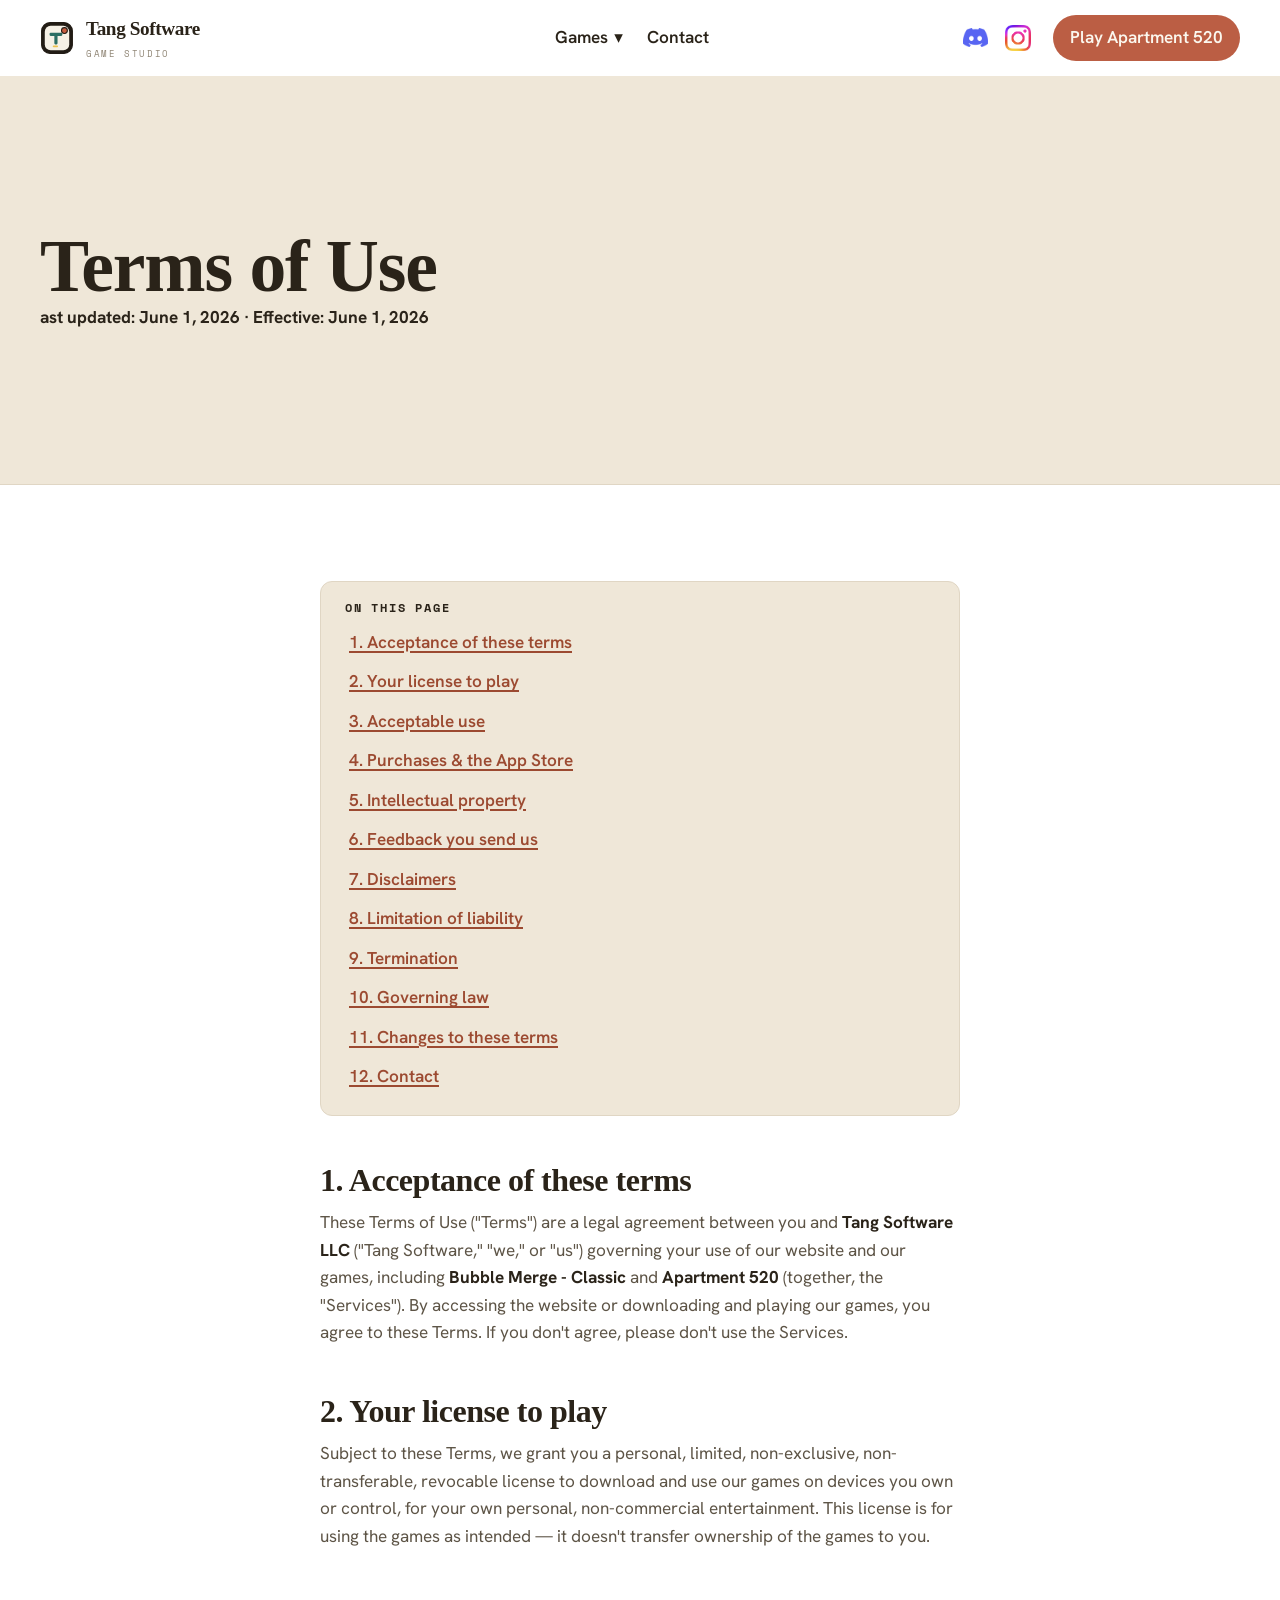
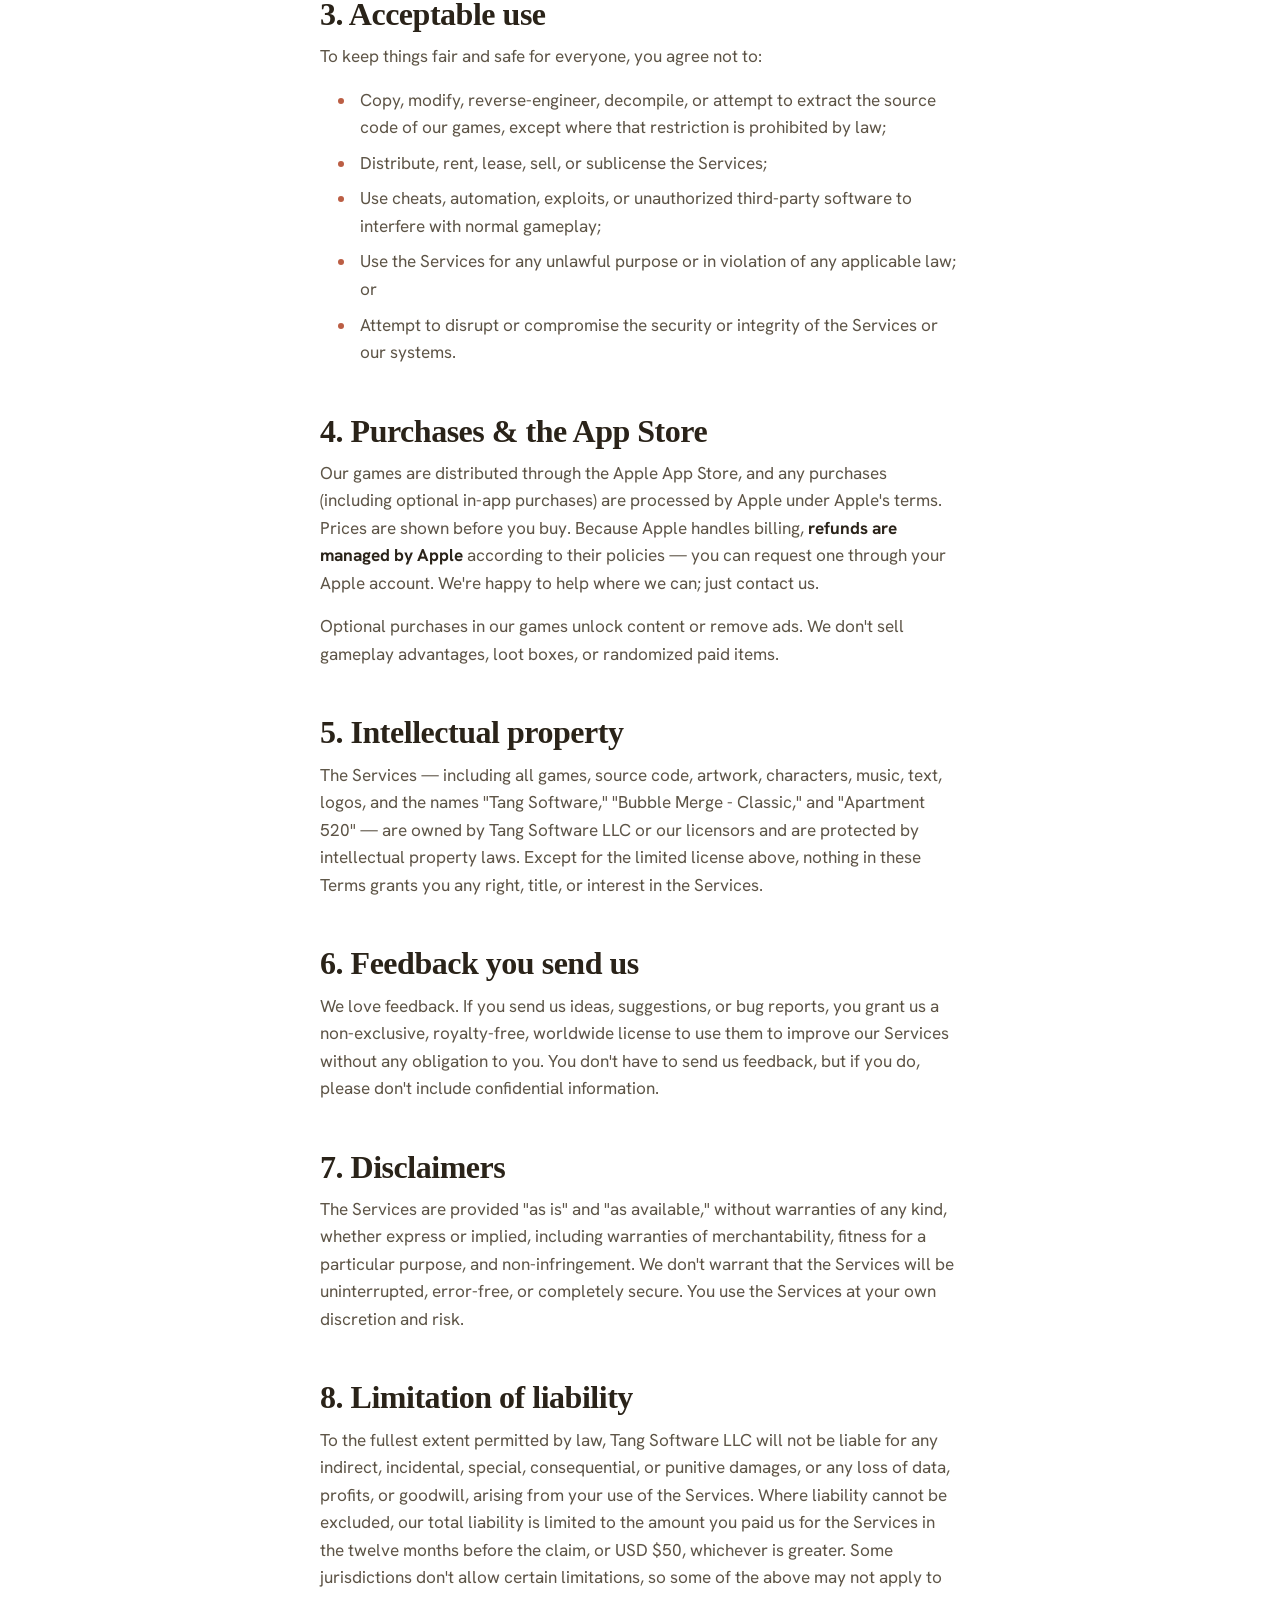
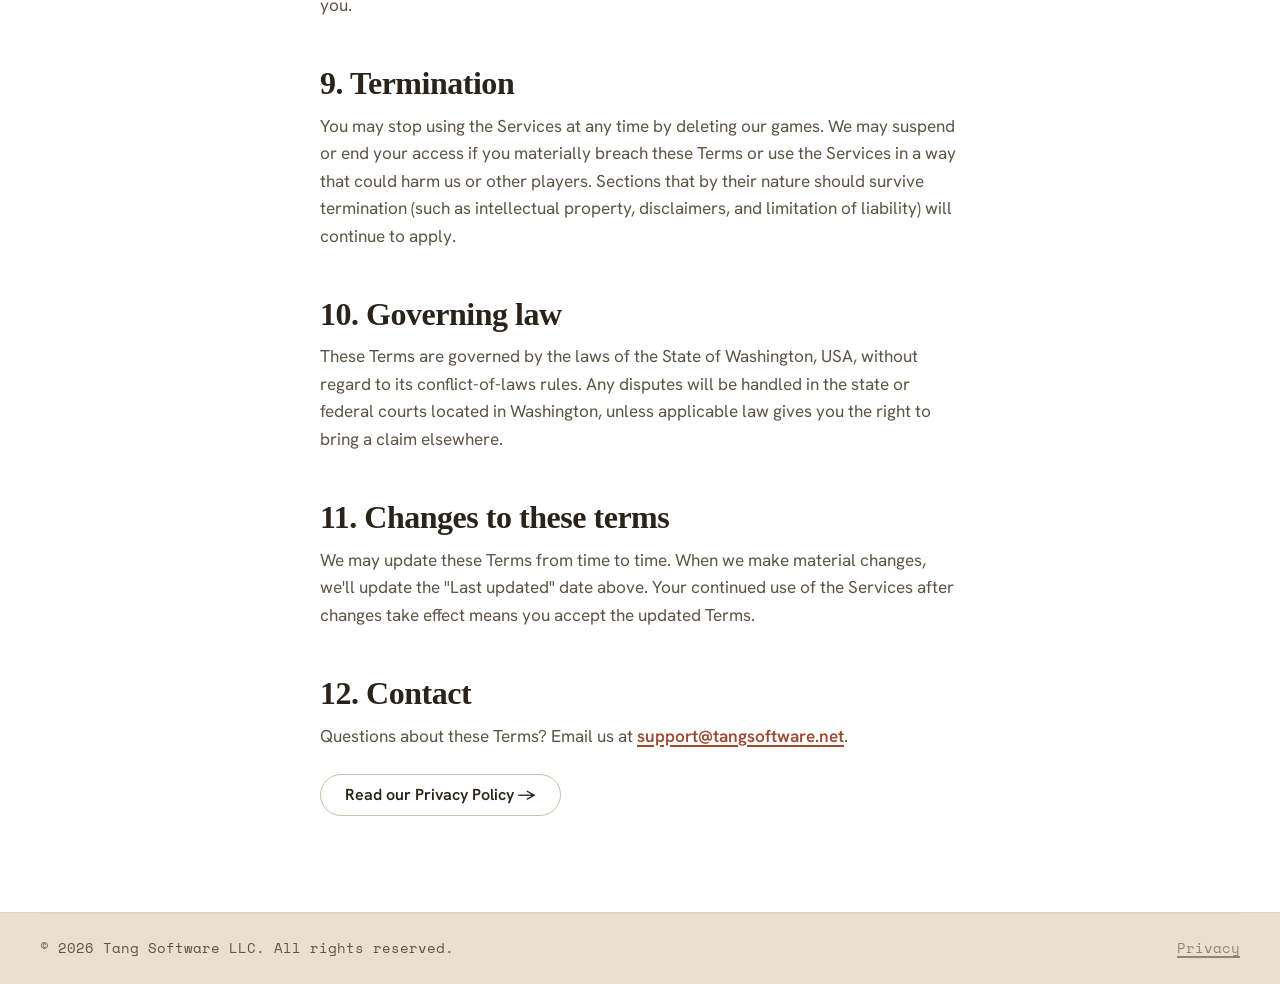
<file: terms.html>
<!DOCTYPE html>
<html lang="en">
<head>
  <meta charset="UTF-8" />
  <meta name="viewport" content="width=device-width, initial-scale=1" />
  <title>Terms of Use | Tang Software LLC</title>
  <meta name="description" content="The terms of use for Tang Software LLC's website and games, including Bubble Merge - Classic and Apartment 520. The rules of the road, in plain English." />
  <link rel="canonical" href="https://www.tangsoftware.com/terms.html" />
  <link rel="icon" href="assets/favicon.svg" type="image/svg+xml" />
  <link rel="apple-touch-icon" href="assets/favicon.svg" />
  <meta name="theme-color" content="#f6f1e6" />
  <meta property="og:type" content="website" />
  <meta property="og:site_name" content="Tang Software LLC" />
  <meta property="og:title" content="Terms of Use — Tang Software LLC" />
  <meta property="og:description" content="The rules of the road for using our website and games, in plain English." />
  <meta property="og:image" content="assets/og-image.svg" />
  <meta property="og:url" content="https://www.tangsoftware.com/terms.html" />
  <meta name="twitter:card" content="summary_large_image" />
  <link rel="preconnect" href="https://fonts.googleapis.com" />
  <link rel="preconnect" href="https://fonts.gstatic.com" crossorigin />
  <link href="https://fonts.googleapis.com/css2?family=Fraunces:ital,opsz,wght@0,9..144,400..700;1,9..144,400..600&family=Hanken+Grotesk:wght@400;500;600;700;800&family=Space+Mono:wght@400;700&display=swap" rel="stylesheet" />
  <link rel="stylesheet" href="css/tokens.css" />
  <link rel="stylesheet" href="css/styles.css" />
</head>
<body>
  <a class="skip-link" href="#main">Skip to content</a>

  <header class="site-header">
    <div class="wrap nav">
      <div class="nav-left">
        <a class="brand" href="index.html" aria-label="Tang Software LLC — home">
          <img class="brand-mark" src="assets/logo.svg" alt="" width="34" height="34" />
          <span>Tang Software<small>Game Studio</small></span>
        </a>
      </div>
      <div class="nav-center">
        <nav class="nav-panel" id="nav-panel" aria-label="Primary">
          <ul class="nav-menu">
            <li class="nav-dropdown">
              <button class="nav-dropdown-toggle" type="button" aria-expanded="false" aria-haspopup="true">
                Games <span aria-hidden="true">▾</span>
              </button>
              <ul class="nav-dropdown-menu">
                <li><a href="apartment-520.html">Apartment 520</a></li>
                <li><a href="elliots-room.html">Elliot's room</a></li>
              </ul>
            </li>
            <li><a href="contact.html">Contact</a></li>
            <li class="nav-mobile-socials">
              <a class="nav-mobile-social-link" href="https://discord.gg/z9fdbbHuCH" target="_blank" rel="noopener noreferrer" aria-label="Discord">
                <img src="assets/social/Discord-Symbol-Blurple.png" alt="Discord" width="20" height="20" />
              </a>
              <a class="nav-mobile-social-link" href="https://www.instagram.com/project.bluet" target="_blank" rel="noopener noreferrer" aria-label="Instagram">
                <img src="assets/social/Instagram_Glyph_Gradient.png" alt="Instagram" width="20" height="20" />
              </a>
            </li>
            <li><a class="nav-cta" href="apartment-520.html">Play Apartment 520</a></li>
          </ul>
        </nav>
      </div>
      <div class="nav-right">
        <div class="nav-socials" aria-label="Social media">
          <a class="nav-social-link" href="https://discord.gg/z9fdbbHuCH" target="_blank" rel="noopener noreferrer" aria-label="Discord">
            <img src="assets/social/Discord-Symbol-Blurple.png" alt="Discord" width="20" height="20" />
          </a>
          <a class="nav-social-link" href="https://www.instagram.com/project.bluet" target="_blank" rel="noopener noreferrer" aria-label="Instagram">
            <img src="assets/social/Instagram_Glyph_Gradient.png" alt="Instagram" width="20" height="20" />
          </a>
        </div>
        <a class="nav-cta" href="apartment-520.html">Play Apartment 520</a>
      </div>
      <button class="nav-toggle" aria-expanded="false" aria-controls="nav-panel" aria-label="Toggle navigation menu">
        <span></span><span></span><span></span>
      </button>
    </div>
  </header>

  <main id="main">
    <section class="page-hero">
      <div class="wrap">
        <h1>Terms of Use</h1>
        <strong class="lede" style="max-width:60ch;">ast updated: June 1, 2026 · Effective: June 1, 2026</strong>
      </div>
    </section>

    <section>
      <div class="wrap prose">
        <nav class="toc" aria-label="On this page">
          <strong>On this page</strong>
          <ul>
            <li><a href="#accept">1. Acceptance of these terms</a></li>
            <li><a href="#license">2. Your license to play</a></li>
            <li><a href="#conduct">3. Acceptable use</a></li>
            <li><a href="#purchases">4. Purchases &amp; the App Store</a></li>
            <li><a href="#ip">5. Intellectual property</a></li>
            <li><a href="#ugc">6. Feedback you send us</a></li>
            <li><a href="#disclaimer">7. Disclaimers</a></li>
            <li><a href="#liability">8. Limitation of liability</a></li>
            <li><a href="#termination">9. Termination</a></li>
            <li><a href="#law">10. Governing law</a></li>
            <li><a href="#changes">11. Changes to these terms</a></li>
            <li><a href="#contact">12. Contact</a></li>
          </ul>
        </nav>

        <h2 id="accept">1. Acceptance of these terms</h2>
        <p>These Terms of Use ("Terms") are a legal agreement between you and <strong>Tang Software LLC</strong> ("Tang Software," "we," or "us") governing your use of our website and our games, including <strong>Bubble Merge - Classic</strong> and <strong>Apartment 520</strong> (together, the "Services"). By accessing the website or downloading and playing our games, you agree to these Terms. If you don't agree, please don't use the Services.</p>

        <h2 id="license">2. Your license to play</h2>
        <p>Subject to these Terms, we grant you a personal, limited, non-exclusive, non-transferable, revocable license to download and use our games on devices you own or control, for your own personal, non-commercial entertainment. This license is for using the games as intended — it doesn't transfer ownership of the games to you.</p>

        <h2 id="conduct">3. Acceptable use</h2>
        <p>To keep things fair and safe for everyone, you agree not to:</p>
        <ul>
          <li>Copy, modify, reverse-engineer, decompile, or attempt to extract the source code of our games, except where that restriction is prohibited by law;</li>
          <li>Distribute, rent, lease, sell, or sublicense the Services;</li>
          <li>Use cheats, automation, exploits, or unauthorized third-party software to interfere with normal gameplay;</li>
          <li>Use the Services for any unlawful purpose or in violation of any applicable law; or</li>
          <li>Attempt to disrupt or compromise the security or integrity of the Services or our systems.</li>
        </ul>

        <h2 id="purchases">4. Purchases &amp; the App Store</h2>
        <p>Our games are distributed through the Apple App Store, and any purchases (including optional in-app purchases) are processed by Apple under Apple's terms. Prices are shown before you buy. Because Apple handles billing, <strong>refunds are managed by Apple</strong> according to their policies — you can request one through your Apple account. We're happy to help where we can; just contact us.</p>
        <p>Optional purchases in our games unlock content or remove ads. We don't sell gameplay advantages, loot boxes, or randomized paid items.</p>

        <h2 id="ip">5. Intellectual property</h2>
        <p>The Services — including all games, source code, artwork, characters, music, text, logos, and the names "Tang Software," "Bubble Merge - Classic," and "Apartment 520" — are owned by Tang Software LLC or our licensors and are protected by intellectual property laws. Except for the limited license above, nothing in these Terms grants you any right, title, or interest in the Services.</p>

        <h2 id="ugc">6. Feedback you send us</h2>
        <p>We love feedback. If you send us ideas, suggestions, or bug reports, you grant us a non-exclusive, royalty-free, worldwide license to use them to improve our Services without any obligation to you. You don't have to send us feedback, but if you do, please don't include confidential information.</p>

        <h2 id="disclaimer">7. Disclaimers</h2>
        <p>The Services are provided "as is" and "as available," without warranties of any kind, whether express or implied, including warranties of merchantability, fitness for a particular purpose, and non-infringement. We don't warrant that the Services will be uninterrupted, error-free, or completely secure. You use the Services at your own discretion and risk.</p>

        <h2 id="liability">8. Limitation of liability</h2>
        <p>To the fullest extent permitted by law, Tang Software LLC will not be liable for any indirect, incidental, special, consequential, or punitive damages, or any loss of data, profits, or goodwill, arising from your use of the Services. Where liability cannot be excluded, our total liability is limited to the amount you paid us for the Services in the twelve months before the claim, or USD $50, whichever is greater. Some jurisdictions don't allow certain limitations, so some of the above may not apply to you.</p>

        <h2 id="termination">9. Termination</h2>
        <p>You may stop using the Services at any time by deleting our games. We may suspend or end your access if you materially breach these Terms or use the Services in a way that could harm us or other players. Sections that by their nature should survive termination (such as intellectual property, disclaimers, and limitation of liability) will continue to apply.</p>

        <h2 id="law">10. Governing law</h2>
        <p>These Terms are governed by the laws of the State of Washington, USA, without regard to its conflict-of-laws rules. Any disputes will be handled in the state or federal courts located in Washington, unless applicable law gives you the right to bring a claim elsewhere.</p>

        <h2 id="changes">11. Changes to these terms</h2>
        <p>We may update these Terms from time to time. When we make material changes, we'll update the "Last updated" date above. Your continued use of the Services after changes take effect means you accept the updated Terms.</p>

        <h2 id="contact">12. Contact</h2>
        <p>Questions about these Terms? Email us at <a href="mailto:support@tangsoftware.net">support@tangsoftware.net</a>.</p>
        <p style="margin-top:var(--space-lg);"><a class="btn btn--ghost" href="privacy.html">Read our Privacy Policy →</a></p>
      </div>
    </section>
  </main>

  <!-- ============ FOOTER ============ -->
  <footer class="site-footer">
    <div class="wrap">
      <div class="footer-bar">
        <p>© 2026 Tang Software LLC. All rights reserved.</p>
        <a href="privacy.html">Privacy</a>
      </div>
    </div>
  </footer>

  <script src="js/main.js"></script>
</body>
</html>
</file>
<file: css/tokens.css>
/* ---------- Design tokens ---------- */
:root {
  /* Surfaces */
  --white:        #fff;
  --paper:        #f6f1e6;  /* warm cream canvas              */
  --paper-2:      #efe7d8;  /* slightly deeper section tint   */
  --paper-3:      #e9e0ce;  /* deepest panel                  */
  --card:         #fffdf7;  /* near-white card                */
  --on-accent:    #fbf7ee;  /* warm off-white text on accent  */

  /* Ink */
  --ink:          #2a2319;  /* near-black, warm               */
  --ink-soft:     #5d5446;  /* muted body                     */
  --ink-faint:    #908676;  /* captions, meta                 */

  /* Brand accents - one primary, one quiet secondary */
  --clay:         #bb5e44;  /* primary terracotta, softened   */
  --clay-deep:    #9c4a31;
  --teal:         #356f64;  /* secondary deep teal, sparing   */
  --teal-deep:    #275249;
  --butter:       #d9b65a;  /* rare warm highlight, muted     */

  /* Functional */
  --line:         #2a2319;  /* ink border, used rarely        */
  --line-soft:    #e0d6c4;  /* hairline dividers / borders    */
  --line-mid:     #ccc0a8;  /* slightly stronger hairline     */
  /* soft, warm-tinted diffuse shadows */
  --shadow-sm:    0 1px 2px rgba(42,35,25,0.05), 0 2px 5px rgba(42,35,25,0.04);
  --shadow:       0 2px 6px rgba(42,35,25,0.05), 0 10px 24px rgba(42,35,25,0.06);
  --shadow-lg:    0 6px 16px rgba(42,35,25,0.07), 0 22px 48px rgba(42,35,25,0.08);
  --focus:        #356f64;

  /* Type */
  --display: "Melodrama", "Iowan Old Style", Georgia, "Times New Roman", serif;
  --sans: "Hanken Grotesk", ui-sans-serif, system-ui, -apple-system, "Segoe UI", Roboto, sans-serif;
  --mono: "Space Mono", ui-monospace, "SFMono-Regular", Menlo, monospace;

  /* Layout */
  --maxw: 1440px;
  --gutter: clamp(1.1rem, 4vw, 2.5rem);
  --radius: 14px;
  --radius-lg: 22px;

  /* Spacing scale */
  --space-2xs: 0.25rem;  /* 4px */
  --space-xs:  0.5rem;   /* 8px */
  --space-sm:  0.75rem;  /* 12px */
  --space-md:  1rem;     /* 16px */
  --space-lg:  1.5rem;   /* 24px */
  --space-xl:  2rem;     /* 32px */
  --space-2xl: 3rem;     /* 48px */
  --space-3xl: 4rem;     /* 64px */

  /* Responsive layout spacing */
  --space-section: clamp(3.2rem, 2rem + 6vw, 6rem);
  --space-section-sm: clamp(2rem, 1.4rem + 3vw, 3.5rem);
  --space-section-lg: clamp(4rem, 2.5rem + 7vw, 8rem);
}
</file>
<file: css/styles.css>
@import url('https://api.fontshare.com/v2/css?f[]=melodrama@300,400,500,600,700&display=swap');

/* ---------- Reset ---------- */
*, *::before, *::after { box-sizing: border-box; }
* { margin: 0; }
html { -webkit-text-size-adjust: 100%; scroll-behavior: smooth; }
@media (prefers-reduced-motion: reduce) {
  html { scroll-behavior: auto; }
  *, *::before, *::after {
    animation-duration: 0.001ms !important;
    animation-iteration-count: 1 !important;
    transition-duration: 0.001ms !important;
  }
}

body {
  font-family: var(--sans);
  color: var(--ink);
  line-height: 1.6;
  font-size: clamp(1rem, 0.96rem + 0.2vw, 1.075rem);
  -webkit-font-smoothing: antialiased;
  text-rendering: optimizeLegibility;
  overflow-x: hidden;
  min-height: 100vh;
  position: relative;
}

img, svg { display: block; max-width: 100%; }
img { height: auto; }

a { color: var(--clay-deep); text-decoration-thickness: 2px; text-underline-offset: 3px; }
a:hover { color: var(--clay); }

/* ---------- Focus visibility (a11y) ---------- */
:focus-visible {
  outline: 3px solid var(--focus);
  outline-offset: 3px;
  border-radius: 4px;
}

.skip-link {
  position: absolute;
  left: 0; top: -100px;
  background: var(--ink);
  color: var(--paper);
  padding: var(--space-sm) var(--space-md);
  z-index: 10000;
  font-family: var(--mono);
  font-size: 0.8rem;
  border-radius: 0 0 10px 0;
  transition: top 0.18s ease;
}
.skip-link:focus { top: 0; color: var(--paper); }

/* ---------- Typography ---------- */
h1, h2, h3, h4 {
  font-family: var(--display);
  font-weight: 600;
  line-height: 1.04;
  letter-spacing: -0.015em;
  color: var(--ink);
  font-optical-sizing: auto;
  text-wrap: balance;
}
h1 { font-size: clamp(2.5rem, 1.6rem + 4.4vw, 4.6rem); font-weight: 600; }
h2 { font-size: clamp(1.9rem, 1.3rem + 2.6vw, 3rem); }
h3 { font-size: clamp(1.35rem, 1.1rem + 1.1vw, 1.85rem); }
h4 { font-size: clamp(1.1rem, 1rem + 0.5vw, 1.3rem); }

p { color: var(--ink-soft); }
p.lede {
  font-size: clamp(1.15rem, 1.05rem + 0.7vw, 1.5rem);
  line-height: 1.5;
  color: var(--ink);
  max-width: 38ch;
}

strong { color: var(--ink); font-weight: 700; }

.eyebrow {
  font-family: var(--mono);
  text-transform: uppercase;
  letter-spacing: 0.22em;
  font-size: 0.74rem;
  font-weight: 700;
  color: var(--clay-deep);
  display: inline-flex;
  align-items: center;
  gap: var(--space-xs);
}
.eyebrow::before {
  content: "";
  width: 1.6rem;
  height: 2px;
  background: var(--clay);
  display: inline-block;
}

/* ---------- Layout helpers ---------- */
.wrap { width: 100%; max-width: var(--maxw); margin-inline: auto; padding-inline: var(--gutter); }
.wrap--narrow { max-width: 760px; }
section { padding-block: var(--space-section); }
.stack > * + * { margin-top: var(--space-2xl); }
.center { text-align: center; }
.center .eyebrow { justify-content: center; }
.center p.lede { margin-inline: auto; }

.section-head { max-width: 46ch; margin-bottom: var(--space-2xl); }
.section-head.center { margin-inline: auto; }

.divider {
  height: 1px;
  background: var(--line-soft);
  border: 0;
}

/* ---------- Buttons (sticker style) ---------- */
.btn {
  --btn-bg: var(--clay);
  --btn-fg: var(--on-accent);
  display: inline-flex;
  align-items: center;
  gap: var(--space-xs);
  font-family: var(--sans);
  font-weight: 600;
  font-size: 1rem;
  line-height: 1;
  padding: var(--space-sm) var(--space-lg);
  background: var(--btn-bg);
  color: var(--btn-fg);
  border: 1px solid transparent;
  border-radius: 999px;
  cursor: pointer;
  text-decoration: none;
  transition: background 0.18s ease, color 0.18s ease, border-color 0.18s ease;
  text-align: center;
}
.btn:hover { background: var(--clay-deep); color: var(--btn-fg); }
.btn:active { background: var(--clay-deep); }
.btn--ghost {
  --btn-bg: transparent;
  --btn-fg: var(--ink);
  border-color: var(--line-mid);
}
.btn--ghost:hover { border-color: currentColor; background: color-mix(in srgb, currentColor 9%, transparent); }
.btn--lg { padding: var(--space-md) var(--space-xl); font-size: 1.08rem; }
.btn svg { width: 1.15em; height: 1.15em; }

.btn-row { display: flex; flex-wrap: wrap; gap: var(--space-md); align-items: center; }

/* ---------- Cards & tags ---------- */
.card {
  background: var(--card);
  border: 1px solid var(--line-soft);
  border-radius: var(--radius);
  box-shadow: var(--shadow-sm);
  padding: clamp(var(--space-lg), calc(var(--space-md) + 1.6vw), var(--space-xl));
}
.card--flat { box-shadow: none; }
.card--paper { background: var(--paper); }

.pill {
  display: inline-flex;
  align-items: center;
  gap: var(--space-xs);
  font-family: var(--sans);
  font-size: 0.72rem;
  font-weight: 700;
  text-transform: uppercase;
  letter-spacing: 0.08em;
  padding: var(--space-2xs) var(--space-sm);
  border: 1px solid var(--line-mid);
  border-radius: 999px;
  background: var(--paper);
  color: var(--ink-soft);
}
.pill--soon   { background: color-mix(in srgb, var(--butter) 26%, var(--card)); color: #7a5a16; border-color: color-mix(in srgb, var(--butter) 45%, transparent); }
.pill--dot::before {
  content: "";
  width: 8px; height: 8px; border-radius: 50%;
  background: currentColor;
  display: inline-block;
}

/* ---------- Header / nav ---------- */
.site-header {
  position: sticky;
  top: 0;
  z-index: 100;
  background-color: var(--white);
}
.nav {
  display: flex;
  align-items: center;
  gap: var(--space-md);
  padding-block: var(--space-sm);
}
.nav-left,
.nav-center,
.nav-right {
  display: flex;
  align-items: center;
}
.nav-left { flex: 1; justify-content: flex-start; }
.nav-center { flex: 1; justify-content: center; }
.nav-right { flex: 1; justify-content: flex-end; gap: var(--space-sm); }
.nav-socials {
  display: flex;
  align-items: center;
  gap: 0.75rem;
}
.nav-social-link {
  display: inline-flex;
  align-items: center;
  justify-content: center;
  width: 1.9rem;
  height: 1.9rem;
  text-decoration: none;
  line-height: 0;
}
.nav-social-link img {
  display: block;
  width: 1.6rem;
  height: 1.6rem;
  object-fit: contain;
}
.nav-mobile-socials {
  display: none;
}
.nav-mobile-social-link {
  display: inline-flex;
  align-items: center;
  justify-content: center;
  width: 2.05rem;
  height: 2.05rem;
  text-decoration: none;
  line-height: 0;
}
.nav-mobile-social-link img {
  display: block;
  width: 1.7rem;
  height: 1.7rem;
  object-fit: contain;
}
.brand {
  display: inline-flex;
  align-items: center;
  gap: var(--space-sm);
  font-family: var(--display);
  font-weight: 700;
  font-size: 1.2rem;
  letter-spacing: -0.02em;
  color: var(--ink);
  text-decoration: none;
}
.brand:hover {
  color: var(--ink);
  text-decoration: none;
}
.brand .brand-mark { width: 34px; height: 34px; flex: none; }
.brand small {
  display: block;
  font-family: var(--mono);
  font-size: 0.56rem;
  letter-spacing: 0.18em;
  text-transform: uppercase;
  color: var(--ink-faint);
  font-weight: 400;
  margin-top: 2px;
}

.nav-toggle {
  display: inline-flex;
  flex-direction: column;
  justify-content: center;
  gap: 5px;
  width: 46px; height: 42px;
  padding: 0 11px;
  background: var(--card);
  border: 1px solid var(--line-mid);
  border-radius: 10px;
  cursor: pointer;
}
.nav-toggle span {
  height: 2px; width: 100%;
  background: var(--ink);
  border-radius: 2px;
  transition: transform 0.22s ease, opacity 0.22s ease;
}
.nav-toggle[aria-expanded="true"] span:nth-child(1) { transform: translateY(7.5px) rotate(45deg); }
.nav-toggle[aria-expanded="true"] span:nth-child(2) { opacity: 0; }
.nav-toggle[aria-expanded="true"] span:nth-child(3) { transform: translateY(-7.5px) rotate(-45deg); }

.nav-menu {
  list-style: none;
  padding: 0;
  display: flex;
  flex-direction: column;
  gap: var(--space-2xs);
}
.nav-menu a {
  display: block;
  font-family: var(--sans);
  font-weight: 600;
  color: var(--ink);
  text-decoration: none;
  padding: var(--space-sm) var(--space-2xs);
  border-bottom: 1px solid var(--line-soft);
}
.nav-menu a[aria-current="page"] { color: var(--clay-deep); }
.nav-menu .nav-cta { border-bottom: 0; padding-top: var(--space-md); }

.nav-dropdown {
  position: relative;
}

.nav-dropdown-toggle {
  appearance: none;
  border: 0;
  background: transparent;
  font: inherit;
  color: var(--ink);
  font-weight: 600;
  padding: var(--space-sm) var(--space-2xs);
  cursor: pointer;
  display: inline-flex;
  align-items: center;
  gap: 0.4rem;
}

.nav-dropdown-toggle:hover,
.nav-dropdown-toggle:focus-visible {
  color: var(--clay-deep);
  outline: none;
}

.nav-dropdown-menu {
  position: absolute;
  top: calc(100%);
  left: 0;
  min-width: 180px;
  list-style: none;
  margin: 0;
  padding: 0.45rem;
  background: var(--white);
  border: 1px solid var(--line-mid);
  border-radius: 12px;
  box-shadow: 0 8px 24px rgba(25, 20, 30, 0.08);
  display: none;
  z-index: 10;
}

.nav-dropdown-menu li + li {
  margin-top: 0.2rem;
}

.nav-dropdown-menu a {
  display: block;
  padding: 0.7rem 0.85rem;
  border-radius: 8px;
  color: var(--ink);
  text-decoration: none;
  font-weight: 600;
}

.nav-dropdown-menu a:hover,
.nav-dropdown-menu a:focus-visible {
  background: rgba(104, 73, 96, 0.06);
  color: var(--clay-deep);
  outline: none;
}

.nav-dropdown:hover .nav-dropdown-menu {
  display: block;
}

@media (max-width: 879px) {
  .nav {
    justify-content: space-between;
  }

  .nav-toggle {
    margin-left: auto;
  }

  .nav-dropdown {
    width: 100%;
  }

  .nav-dropdown-toggle {
    display: none;
  }

  .nav-dropdown-menu {
    position: static;
    display: none;
    margin-top: 0.15rem;
    box-shadow: none;
    border-radius: 10px;
    width: 100%;
    border: 0;
    background: transparent;
    padding: 0;
  }

  .nav-panel.is-open .nav-dropdown-menu {
    display: block;
  }

  .nav-dropdown-menu a {
    text-align: right;
    padding: 0.7rem 0;
    border-bottom: 0;
  }

  .nav-dropdown-menu a:hover,
  .nav-dropdown-menu a:focus-visible {
    background: transparent;
    color: var(--ink);
    outline: none;
  }

}

/* mobile: collapsible panel */
.nav-panel {
  display: none;
  width: 100%;
  padding-bottom: var(--space-sm);
}
.nav-panel.is-open { display: block; }

@media (min-width: 880px) {
  .nav-toggle { display: none; }
  .nav-panel { display: block !important; width: auto; padding-bottom: 0; }
  .nav-menu .nav-cta {
    display: none;
  }
  .nav-menu {
    flex-direction: row;
    align-items: center;
    gap: var(--space-xs);
  }
  .nav-menu a {
    border-bottom: 0;
    padding: var(--space-xs) var(--space-sm);
    border-radius: 8px;
    position: relative;
  }
  .nav-menu a:not(.nav-cta) {
    transition: color 0.18s ease;
  }
  .nav-menu a:not(.nav-cta):hover,
  .nav-menu a[aria-current="page"]:not(.nav-cta) {
    color: var(--clay-deep);
  }
  .nav-cta {
    margin-left: var(--space-xs);
    padding: var(--space-xs) var(--space-md);
    background: var(--clay);
    color: var(--on-accent);
    border-radius: 999px;
    border: 1px solid transparent;
    transition: background 0.18s ease;
    text-decoration: none;
    font-weight: 600;
    display: inline-flex;
    align-items: center;
  }
  .nav-cta:hover { background: var(--clay-deep); color: var(--on-accent); }
  .nav-cta::after { display: none; }
}

@media (max-width: 879px) {
  .nav {
    flex-wrap: wrap;
  }
  .nav-left,
  .nav-center,
  .nav-right {
    flex: none;
  }
  .nav-center {
    display: none;
    width: 100%;
    order: 3;
    justify-content: flex-end;
  }
  .nav-center.is-open {
    display: flex;
  }
  .nav-right {
    display: none;
  }
  .nav-menu {
    width: 100%;
    align-items: flex-end;
    display: grid;
    gap: 0;
  }
  .nav-menu > li {
    width: 100%;
    display: flex;
    justify-content: flex-end;
    align-items: center;
    min-height: 3.25rem;
  }
  .nav-menu a,
  .nav-menu .nav-cta {
    display: flex;
    align-items: center;
    justify-content: flex-end;
    text-align: right;
    width: auto;
    margin-left: 0;
    border-bottom: 0;
    padding: 0;
    min-height: 3.25rem;
  }
  .nav-mobile-socials {
    display: flex;
    justify-content: flex-end;
    align-items: center;
    gap: 0.85rem;
    width: auto;
    min-height: 3.25rem;
    padding: 0;
    margin: 0;
  }
  .nav-mobile-social-link {
    display: inline-flex;
    align-items: center;
    justify-content: center;
    width: 2.1rem;
    height: 2.1rem;
    padding: 0;
    border: 0;
  }
  .nav-mobile-social-link img {
    width: 1.7rem;
    height: 1.7rem;
  }
  .nav-menu .nav-cta {
    display: inline-flex;
    align-items: center;
    justify-content: center;
    min-height: 3.25rem;
    height: 3.25rem;
    padding: 0 1.15rem;
    background: var(--clay);
    color: var(--on-accent);
    border-radius: 999px;
    border: 1px solid transparent;
    font-weight: 600;
    text-decoration: none;
    margin-top: 0;
  }
  .nav-panel {
    width: 100%;
  }
}

/* ---------- Hero ---------- */
.hero {
  position: relative;
  padding-top: var(--space-section-lg);
  padding-bottom: var(--space-section-lg);
  overflow: hidden;
  background-color: #dfdfdf;
}

.elliots-room-hero {
  background-image: url('../assets/elliots-room/elliots-room-hero.png');
  background-size: 100% 100%;
  background-position: center center;
  background-repeat: no-repeat;
  border-bottom: 1px solid var(--line-soft);
  width: 100%;
  aspect-ratio: 3840 / 1240;
  min-height: 0;
  height: auto;
}

@media (max-width: 320px) {
  .elliots-room-hero {
    background-size: 100% 100%;
    background-position: center center;
    aspect-ratio: 3840 / 1240;
  }
}

.hero-grid {
  display: grid;
  gap: var(--space-section-sm);
  align-items: center;
}
@media (min-width: 920px) {
  .hero-grid { grid-template-columns: 1.05fr 0.95fr; }
}
@media (max-width: 320px) {
  .hero { min-height: 70vh; }
}
.hero h1 { margin-bottom: var(--space-xs); }
.hero .hero-art { position: relative; }

.home-hero .hero-grid {
  grid-template-columns: 1fr;
  justify-items: center;
  text-align: center;
}

.home-hero .stack {
  width: 100%;
  max-width: none;
  margin-inline: auto;
}

.home-games .game-list {
  display: grid;
  gap: var(--space-md);
}

.home-games .game-list > * + * {
  margin-top: 0;
}

.home-hero .btn-row {
  justify-content: center;
}

.home-hero .lede {
  width: 100%;
  max-width: none;
  margin-inline: auto;
}

.game-link {
  display: block;
}

.game-hero-img {
  border-radius: var(--radius);
}

.play-platforms {
  display: flex;
  justify-content: center;
  align-items: center;
  flex-wrap: nowrap;
  gap: clamp(0.75rem, 1.6vw, 1.5rem);
  margin-top: var(--space-xl);
}

.hero-platforms {
  justify-content: flex-start;
  flex-wrap: wrap;
  margin-top: var(--space-lg);
}

.play-platform {
  display: inline-flex;
  align-items: center;
  justify-content: center;
  text-decoration: none;
  transition: opacity 0.18s ease;
  flex: 0 0 auto;
}

.play-platform:hover,
.play-platform:focus-visible {
  opacity: 0.85;
}

.play-platform img {
  display: block;
  width: clamp(9rem, 10vw, 14rem);
  height: auto;
  object-fit: contain;
}

.hero-platforms .play-platform img {
  width: clamp(13rem, 16vw, 19rem);
}

@media (max-width: 320px) {
  .play-platforms {
    flex-wrap: wrap;
    gap: 0.9rem;
  }

  .hero-platforms {
    justify-content: center;
  }

  .hero-platforms .play-platform {
    flex: 1 1 calc(50% - 0.75rem);
  }

  .hero-platforms .play-platform img {
    width: min(100%, 16rem);
  }
}

.trailer-embed {
  width: min(100%, 980px);
  margin: var(--space-xl) auto 0;
  border-radius: 18px;
  overflow: hidden;
  border: 1px solid rgba(255,255,255,0.08);
  background: rgba(0,0,0,0.22);
  box-shadow: 0 18px 40px rgba(0,0,0,0.28);
}

.trailer-embed iframe {
  display: block;
  width: 100%;
  aspect-ratio: 16 / 9;
  border: 0;
}

@media (max-width: 320px) {
  .trailer-copy {
    flex-direction: column;
    align-items: flex-start;
  }
}

/* ---------- Feature grid ---------- */
.grid { display: grid; gap: var(--space-lg); }
.grid--2 { grid-template-columns: 1fr; }
.grid--3 { grid-template-columns: 1fr; }
.grid--4 { grid-template-columns: 1fr 1fr; }
@media (min-width: 620px) {
  .grid--2 { grid-template-columns: 1fr 1fr; }
  .grid--3 { grid-template-columns: 1fr 1fr; }
}
@media (min-width: 900px) {
  .grid--3 { grid-template-columns: repeat(3, 1fr); }
  .grid--4 { grid-template-columns: repeat(4, 1fr); }
}

.feature .feature-icon {
  width: 50px; height: 50px;
  display: grid; place-items: center;
  border: 1px solid var(--line-mid);
  border-radius: 12px;
  background: var(--paper);
  margin-bottom: var(--space-md);
}
.feature h3 { font-size: 1.25rem; margin-bottom: var(--space-xs); }
.feature h3 ~ p { font-size: 0.98rem; }

/* ---------- Game cards (listing) ---------- */
.game-card {
  display: grid;
  gap: var(--space-lg);
  align-items: center;
  background: var(--card);
  border: 1px solid var(--line-soft);
  border-radius: var(--radius-lg);
  box-shadow: var(--shadow-sm);
  padding: clamp(var(--space-lg), calc(var(--space-md) + 1.8vw), var(--space-xl));
  position: relative;
  overflow: hidden;
}
@media (min-width: 760px) {
  .game-card { grid-template-columns: 220px 1fr; gap: var(--space-xl); }
  .game-card--reverse { grid-template-columns: 1fr 220px; }
  .game-card--reverse .game-card-art { order: 2; }
}
.game-card-art {
  display: grid; place-items: center;
}
.game-card-art img { width: clamp(130px, 40vw, 190px); }

/* ---------- Phone mockup ---------- */
.phone {
  width: clamp(210px, 60vw, 280px);
  aspect-ratio: 9 / 19;
  background: var(--ink);
  border-radius: 38px;
  padding: 11px;
  box-shadow: var(--shadow-lg);
  position: relative;
  margin-inline: auto;
}
.phone::before {
  content: "";
  position: absolute;
  top: 16px; left: 50%; transform: translateX(-50%);
  width: 38%; height: 18px;
  background: var(--ink);
  border-radius: 0 0 12px 12px;
  z-index: 3;
}
.phone-screen {
  width: 100%; height: 100%;
  border-radius: 28px;
  overflow: hidden;
  background: var(--paper-2);
}
.phone-screen svg, .phone-screen img { width: 100%; height: 100%; object-fit: cover; }

.shots {
  display: grid;
  grid-template-columns: repeat(3, minmax(0, 1fr));
  gap: clamp(var(--space-sm), 1.8vw, var(--space-lg));
}

.shot {
  overflow: hidden;
  background: transparent;
  border: 0;
  border-radius: 0;
}

.shot img {
  display: block;
  width: 100%;
  height: auto;
  aspect-ratio: 16 / 9;
  object-fit: cover;
  border-radius: 10px;
}

@media (max-width: 760px) {
  .shots {
    grid-template-columns: repeat(2, minmax(0, 1fr));
  }
}

@media (max-width: 480px) {
  .shots {
    grid-template-columns: 1fr;
  }
}

/* ---------- Tablet (iPad) mockup ---------- */
.tablet {
  width: clamp(300px, 82vw, 460px);
  aspect-ratio: 4 / 3;
  background: var(--ink);
  border-radius: 24px;
  padding: 14px;
  box-shadow: var(--shadow-lg);
  position: relative;
  margin-inline: auto;
}
.tablet::before {
  content: "";
  position: absolute;
  top: 50%; left: 7px; transform: translateY(-50%);
  width: 5px; height: 5px;
  background: #5b5b5b;
  border-radius: 50%;
  z-index: 3;
}
.tablet-screen {
  width: 100%; height: 100%;
  border-radius: 10px;
  overflow: hidden;
  background: var(--paper-2);
}
.tablet-screen svg, .tablet-screen img { width: 100%; height: 100%; object-fit: cover; }

/* ---------- Steps / how to play ---------- */
.steps { counter-reset: step; display: grid; gap: var(--space-md); }
.step {
  display: grid;
  grid-template-columns: auto 1fr;
  gap: var(--space-md);
  align-items: start;
}
.step::before {
  counter-increment: step;
  content: counter(step);
  font-family: var(--display);
  font-weight: 700;
  font-size: 1.4rem;
  width: 46px; height: 46px;
  flex: none;
  display: grid; place-items: center;
  background: var(--paper-2);
  color: var(--clay-deep);
  border: 1px solid var(--line-mid);
  border-radius: 50%;
}

/* ---------- FAQ (accordion via <details>) ---------- */
.faq { display: grid; gap: var(--space-sm); }
.faq details {
  border: 1px solid var(--line-soft);
  border-radius: 12px;
  background: var(--card);
  overflow: hidden;
}
.faq summary {
  list-style: none;
  cursor: pointer;
  padding: var(--space-md) var(--space-lg);
  font-family: var(--sans);
  font-weight: 700;
  font-size: 1.05rem;
  display: flex;
  align-items: center;
  justify-content: space-between;
  gap: var(--space-md);
  color: var(--ink);
}
.faq summary::-webkit-details-marker { display: none; }
.faq summary::after {
  content: "+";
  font-family: var(--mono);
  font-size: 1.5rem;
  line-height: 1;
  color: var(--clay);
  transition: transform 0.2s ease;
}
.faq details[open] summary::after { transform: rotate(45deg); }
.faq .faq-body { padding: 0 var(--space-lg) var(--space-lg); }
.faq .faq-body p { color: var(--ink-soft); }
.faq .faq-body p + p { margin-top: var(--space-sm); }

/* ---------- Prose (legal & long-form) ---------- */
.prose { max-width: 72ch; }
.prose h2 { margin-top: var(--space-2xl); margin-bottom: var(--space-sm); font-size: clamp(1.5rem, 1.2rem + 1.2vw, 2rem); }
.prose h3 { margin-top: var(--space-xl); margin-bottom: var(--space-xs); font-size: 1.25rem; }
.prose p, .prose li { color: var(--ink-soft); }
.prose p + p { margin-top: var(--space-md); }
.prose ul, .prose ol { margin: var(--space-md) 0 var(--space-md) var(--space-lg); padding-left: var(--space-sm); }
.prose li { margin-bottom: var(--space-xs); padding-left: var(--space-2xs); }
.prose li::marker { color: var(--clay); }
.prose a { font-weight: 600; }
.prose .updated {
  font-family: var(--mono);
  font-size: 0.8rem;
  color: var(--ink-faint);
  border: 2px dashed var(--line-soft);
  padding: var(--space-xs) var(--space-sm);
  border-radius: 10px;
  display: inline-block;
}
.toc {
  background: var(--paper-2);
  border: 1px solid var(--line-soft);
  border-radius: 12px;
  padding: var(--space-md) var(--space-lg);
  margin-bottom: var(--space-xl);
}
.toc strong { display: block; font-family: var(--mono); font-size: 0.75rem; text-transform: uppercase; letter-spacing: 0.15em; margin-bottom: var(--space-sm); }
.toc ul { list-style: none; padding: 0; margin: 0; display: grid; gap: var(--space-2xs); }
.toc a { font-weight: 600; }

/* ---------- Page hero (interior pages) ---------- */
.page-hero { background: var(--paper-2); border-bottom: 1px solid var(--line-soft); }
.page-hero .wrap { padding-block: var(--space-section-sm); }
.crumbs { font-family: var(--mono); font-size: 0.78rem; color: var(--ink-faint); margin-bottom: var(--space-md); }
.crumbs a { color: var(--ink-soft); text-decoration: none; }
.crumbs a:hover { color: var(--clay); }

/* ---------- Contact / form ---------- */
.field { display: grid; gap: var(--space-xs); margin-bottom: var(--space-md); }
.field label { font-weight: 700; font-size: 0.95rem; }
.field .hint { font-size: 0.82rem; color: var(--ink-faint); }
.field input, .field textarea, .field select {
  font-family: var(--sans);
  font-size: 1rem;
  padding: var(--space-sm) var(--space-md);
  border: 1px solid var(--line-mid);
  border-radius: 10px;
  background: var(--card);
  color: var(--ink);
  width: 100%;
  transition: border-color 0.16s ease, box-shadow 0.16s ease;
}
.field input:hover, .field textarea:hover, .field select:hover { border-color: var(--ink-faint); }
.field textarea { min-height: 140px; resize: vertical; }
.field input:focus, .field textarea:focus, .field select:focus { outline: 3px solid var(--teal); outline-offset: 1px; }
.form-note { font-size: 0.85rem; color: var(--ink-faint); margin-top: var(--space-xs); }

.contact-grid { display: grid; gap: var(--space-lg); }
@media (min-width: 820px) { .contact-grid { grid-template-columns: 1.1fr 0.9fr; gap: var(--space-2xl); } }

.info-line { display: flex; gap: var(--space-sm); align-items: flex-start; padding: var(--space-md) 0; border-bottom: 1px solid var(--line-soft); }
.info-line:last-child { border-bottom: 0; }
.info-line .info-ico { width: 38px; height: 38px; flex: none; display: grid; place-items: center; border: 1px solid var(--line-mid); border-radius: 10px; background: var(--paper); }
.info-line strong { display: block; }
.info-line a { word-break: break-word; }

/* ---------- Footer ---------- */
.site-footer {
  background: var(--paper-3);
  border-top: 1px solid var(--line-soft);
}

.footer-grid {
  display: grid;
  gap: var(--space-xl);
  padding-block: var(--space-section-sm);
}
@media (min-width: 760px) { .footer-grid { grid-template-columns: 1.6fr 1fr 1fr 1fr; } }
.footer-col h4 { font-family: var(--mono); font-size: 0.75rem; text-transform: uppercase; letter-spacing: 0.15em; color: var(--ink-faint); font-weight: 700; margin-bottom: var(--space-md); }
.footer-col ul { list-style: none; padding: 0; display: grid; gap: var(--space-xs); }
.footer-col a { color: var(--ink-soft); text-decoration: none; font-weight: 500; }
.footer-col a:hover { color: var(--clay); text-decoration: underline; }
.footer-about p { font-size: 0.95rem; max-width: 34ch; }
.footer-bar {
  border-top: 1px solid var(--line-soft);
  padding-block: var(--space-lg);
  display: flex;
  flex-wrap: wrap;
  gap: var(--space-sm) var(--space-lg);
  align-items: center;
  justify-content: space-between;
  font-size: 0.85rem;
  color: var(--ink-faint);
  font-family: var(--mono);
}
.footer-bar a { color: var(--ink-faint); }

/* ---------- Reveal-on-load animation ---------- */
.reveal { opacity: 0; transform: translateY(12px); }
.reveal.in { opacity: 1; transform: none; transition: opacity 0.5s ease, transform 0.5s cubic-bezier(0.2,0.7,0.2,1); }
@media (prefers-reduced-motion: reduce) { .reveal { opacity: 1; transform: none; } }

/* float class retained as a no-op (kept calm: no perpetual motion) */
.float, .float--slow { animation: none; }

/* Framed app icon — matches the rounded corner + dark border baked into the
   SVG game icons (rect rx=44/188 ≈ 23%, stroke #221c15), for full-bleed PNGs. */
.icon--framed {
  border-radius: 22%;
  border: 4px solid #221c15;
  box-sizing: border-box;
}

/* utility */
.mt-0 { margin-top: 0; }
.muted { color: var(--ink-faint); }
.nowrap { white-space: nowrap; }
.tag-row { display: flex; flex-wrap: wrap; gap: var(--space-xs); }
.visually-hidden {
  position: absolute !important;
  width: 1px; height: 1px;
  padding: 0; margin: -1px;
  overflow: hidden; clip: rect(0 0 0 0);
  white-space: nowrap; border: 0;
}
</file>
